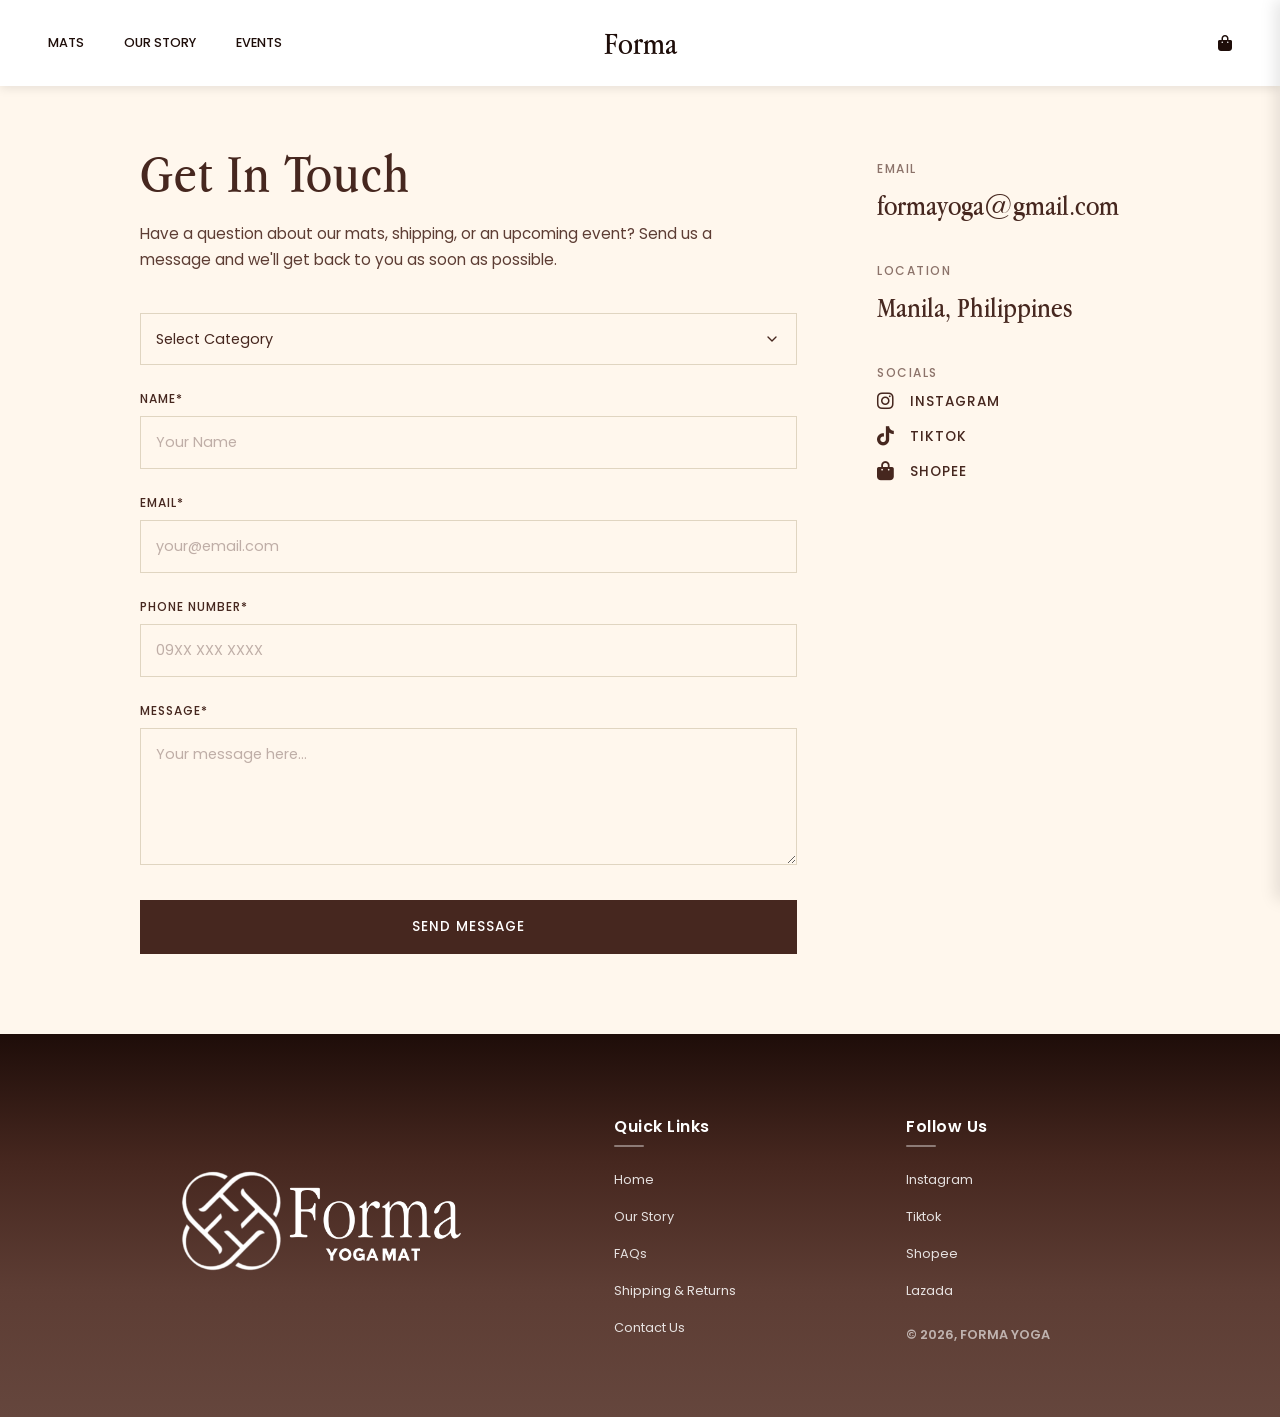
<file: Contact.html>
<!DOCTYPE html>
<html lang="en">
<head>
    <meta charset="UTF-8">
    <meta name="viewport" content="width=device-width, initial-scale=1.0">
    <title>Contact Us | Forma Yoga</title>
    <link rel="stylesheet" href="style.css">
    <link href="https://fonts.googleapis.com/css2?family=EB+Garamond:ital,wght@0,400..800;1,400..800&display=swap" rel="stylesheet">
    <link href="https://fonts.googleapis.com/css2?family=Poppins:ital,wght@0,100;0,200;0,300;0,400;0,500;0,600;0,700;0,800;0,900;1,100;1,200;1,300;1,400;1,500;1,600;1,700;1,800;1,900&display=swap" rel="stylesheet">
    <link rel="stylesheet" href="https://cdnjs.cloudflare.com/ajax/libs/font-awesome/6.4.0/css/all.min.css">
    <link rel="icon" type="image/png" sizes="180x180" href="images/logo-tab.png">
</head>
<body class="walnut">
    <header>
        <nav class="navbar-events">
            <button class="hamburger-menu" aria-label="Toggle navigation">
                <i class="fa-solid fa-bars"></i>
            </button>
            
            <ul class="tabs-events">
                <li class="nav-left">
                    <a href="index.html#catalogue">MATS</a>
                    <a href="our-story.html">OUR STORY</a>
                    <a href="events.html">EVENTS</a>
                </li>
                <li class="nav-center">
                    <a id="brand-name" href="index.html">Forma</a>
                </li>
               <li class="nav-right">
                    <a href="#" class="cart-icon-link">
                        <i class="fa-solid fa-bag-shopping"></i>
                        <span class="cart-badge">0</span>
                    </a>
                </li>
            </ul>
        </nav>
    </header>

    <!-- CONTACT MAIN SECTION -->
    <main class="contact-dark-wrapper">
        <div class="contact-layout">
            
            <!-- LEFT COLUMN: FORM -->
            <div class="contact-form-col">
                <h1 class="contact-heading">Get In Touch</h1>
                <p class="contact-subheading">Have a question about our mats, shipping, or an upcoming event? Send us a message and we'll get back to you as soon as possible.</p>

                <!-- Form ID added for JavaScript interception -->
                <form id="contact-page-form">
                    <div class="input-group">
                        <!-- Changed name="subject" to name="category" -->
                        <select name="category" id="category" required>
                            <option value="" disabled selected>Select Category</option>
                            <option value="Shipping">Shipping & Returns</option>
                            <option value="General">General</option>
                            <option value="Payment">Payment</option>
                            <option value="Events">Events</option>
                        </select>
                    </div>

                    <div class="input-group">
                        <label for="c-name">NAME*</label>
                        <input type="text" id="c-name" name="name" placeholder="Your Name" required>
                    </div>

                    <div class="input-group">
                        <label for="c-email">EMAIL*</label>
                        <input type="email" id="c-email" name="email" placeholder="your@email.com" required>
                    </div>

                    <div class="input-group">
                        <label for="c-phone">PHONE NUMBER*</label>
                        <input type="tel" id="c-phone" name="phone" placeholder="09XX XXX XXXX" required>
                    </div>

                    <div class="input-group">
                        <label for="c-message">MESSAGE*</label>
                        <textarea id="c-message" name="message" placeholder="Your message here..." rows="5" required></textarea>
                    </div>

                    <button type="submit" class="contact-submit-btn">SEND MESSAGE</button>
                </form>
            </div>

            <!-- RIGHT COLUMN: INFO -->
            <div class="contact-info-col">
                <div class="info-block">
                    <h4>EMAIL</h4>
                    <p>formayoga@gmail.com</p>
                </div>
                
                <div class="info-block">
                    <h4>LOCATION</h4>
                    <p>Manila, Philippines</p>
                </div>

                <div class="info-block socials-block">
                    <h4>SOCIALS</h4>
                    <a href="https://www.instagram.com/forma_yogamat/" target="_blank">
                        <i class="fa-brands fa-instagram"></i> INSTAGRAM
                    </a>
                    <a href="https://www.tiktok.com/@forma_yogamatph" target="_blank">
                        <i class="fa-brands fa-tiktok"></i> TIKTOK
                    </a>
                    <a href="https://shopee.ph/formaphilippines" target="_blank">
                        <i class="fa-solid fa-bag-shopping"></i> SHOPEE
                    </a>
                </div>
            </div>

        </div>
    </main>

    <!-- FOOTER SECTION -->
    <footer>
        <section class="footer-section">
            <div class="footer-content">
                <div class="forma-descrip">
                    <a href="index.html">
                        <img id="full-logo" src="images/full-logo.png" alt="Forma Yoga Mat">
                    </a>
                </div>

                <div class="footer-column quick-links">
                    <h4>Quick Links</h4>
                    <ul>
                        <li><a href="index.html">Home</a></li>
                        <li><a href="our-story.html">Our Story</a></li>
                        <li><a href="faq.html">FAQs</a></li>
                        <li><a href="delivery.html">Shipping & Returns</a></li>
                        <li><a href="contact.html">Contact Us</a></li>
                    </ul>
                </div>

                <div class="footer-column social-links">
                    <h4>Follow Us</h4>
                    <ul>
                        <li><a href="https://www.instagram.com/forma_yogamat/" target="_blank">Instagram</a></li>
                        <li><a href="https://www.tiktok.com/@forma_yogamatph" target="_blank">Tiktok</a></li>
                        <li><a href="https://shopee.ph/formaphilippines" target="_blank">Shopee</a></li>
                        <li><a href="https://www.lazada.com.ph/shop/forma-philippines" target="_blank">Lazada</a></li>
                        <li class="copyright">© 2026, Forma Yoga</li>
                    </ul>
                </div>
            </div>
        </section>
    </footer>

    <!-- SIDE CART -->
    <div id="cart-overlay" class="cart-overlay"></div>
    <div id="side-cart" class="side-cart">
        <div class="cart-header">
            <h2>Shopping Bag</h2>
            <button id="close-cart" class="close-cart-btn">&times;</button>
        </div>
        <div class="cart-content">
            <p>Your bag is currently empty.</p>
            <a href="index.html#catalogue">GET SHOPPING</a>
        </div>
        <div class="cart-footer">
            <div class="cart-subtotal">
                <span>Subtotal</span>
                <span id="cart-total-price">₱0</span>
            </div>
            <a href="basket.html" id="checkout-btn" class="checkout-btn">CHECKOUT</a>
        </div>
    </div>

    <script src="index.js"></script>
</body>
</html>
</file>
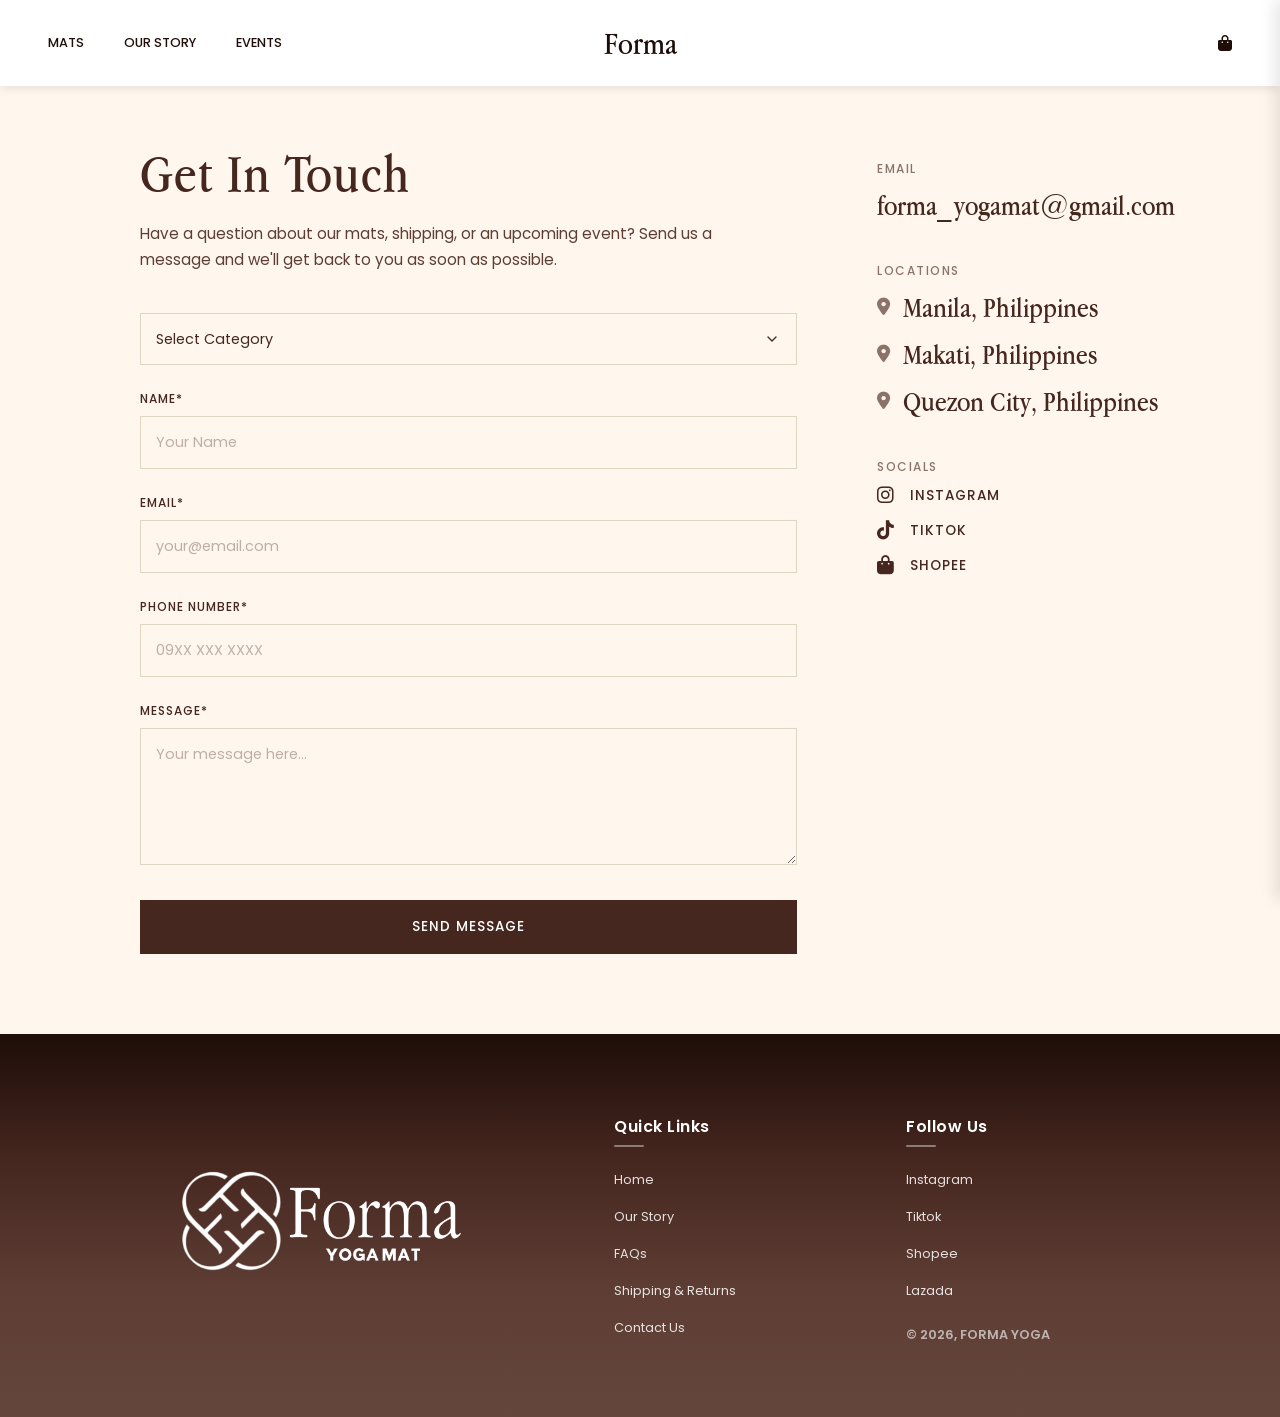
<file: contact.html>
<!DOCTYPE html>
<html lang="en">
<head>
    <meta charset="UTF-8">
    <meta name="viewport" content="width=device-width, initial-scale=1.0">
    <title>Contact Us | Forma Yoga</title>
    <link rel="stylesheet" href="style.css">
    <link href="https://fonts.googleapis.com/css2?family=EB+Garamond:ital,wght@0,400..800;1,400..800&display=swap" rel="stylesheet">
    <link href="https://fonts.googleapis.com/css2?family=Poppins:ital,wght@0,100;0,200;0,300;0,400;0,500;0,600;0,700;0,800;0,900;1,100;1,200;1,300;1,400;1,500;1,600;1,700;1,800;1,900&display=swap" rel="stylesheet">
    <link rel="stylesheet" href="https://cdnjs.cloudflare.com/ajax/libs/font-awesome/6.4.0/css/all.min.css">
    <link rel="icon" type="image/png" sizes="180x180" href="images/logo-tab.png">
</head>
<body class="walnut">
    <header>
        <nav class="navbar-events">
            <button class="hamburger-menu" aria-label="Toggle navigation">
                <i class="fa-solid fa-bars"></i>
            </button>
            
            <ul class="tabs-events">
                <li class="nav-left">
                    <a href="index.html#catalogue">MATS</a>
                    <a href="our-story.html">OUR STORY</a>
                    <a href="events.html">EVENTS</a>
                </li>
                <li class="nav-center">
                    <a id="brand-name" href="index.html">Forma</a>
                </li>
               <li class="nav-right">
                    <a href="#" class="cart-icon-link">
                        <i class="fa-solid fa-bag-shopping"></i>
                        <span class="cart-badge">0</span>
                    </a>
                </li>
            </ul>
        </nav>
    </header>

    <!-- CONTACT MAIN SECTION -->
    <main class="contact-dark-wrapper">
        <div class="contact-layout">
            
            <!-- LEFT COLUMN: FORM -->
            <div class="contact-form-col">
                <h1 class="contact-heading">Get In Touch</h1>
                <p class="contact-subheading">Have a question about our mats, shipping, or an upcoming event? Send us a message and we'll get back to you as soon as possible.</p>

                <!-- Form ID added for JavaScript interception -->
                <form id="contact-page-form">
                    <div class="input-group">
                        <!-- Changed name="subject" to name="category" -->
                        <select name="category" id="category" required>
                            <option value="" disabled selected>Select Category</option>
                            <option value="Shipping">Shipping & Returns</option>
                            <option value="General">General</option>
                            <option value="Payment">Payment</option>
                            <option value="Events">Events</option>
                        </select>
                    </div>

                    <div class="input-group">
                        <label for="c-name">NAME*</label>
                        <input type="text" id="c-name" name="name" placeholder="Your Name" required>
                    </div>

                    <div class="input-group">
                        <label for="c-email">EMAIL*</label>
                        <input type="email" id="c-email" name="email" placeholder="your@email.com" required>
                    </div>

                    <div class="input-group">
                        <label for="c-phone">PHONE NUMBER*</label>
                        <input type="tel" id="c-phone" name="phone" placeholder="09XX XXX XXXX" required>
                    </div>

                    <div class="input-group">
                        <label for="c-message">MESSAGE*</label>
                        <textarea id="c-message" name="message" placeholder="Your message here..." rows="5" required></textarea>
                    </div>

                    <button type="submit" class="contact-submit-btn">SEND MESSAGE</button>
                </form>
            </div>

            <!-- RIGHT COLUMN: INFO -->
            <div class="contact-info-col">
                <div class="info-block">
                    <h4>EMAIL</h4>
                    <p>forma_yogamat@gmail.com</p>
                </div>
                
                <div class="info-block location-block">
                    <h4>LOCATIONS</h4>
                    <p><i class="fa-solid fa-location-dot"></i> Manila, Philippines</p>
                    <p><i class="fa-solid fa-location-dot"></i> Makati, Philippines</p>
                    <p><i class="fa-solid fa-location-dot"></i> Quezon City, Philippines</p>
                </div>

                <div class="info-block socials-block">
                    <h4>SOCIALS</h4>
                    <a href="https://www.instagram.com/forma_yogamat/" target="_blank">
                        <i class="fa-brands fa-instagram"></i> INSTAGRAM
                    </a>
                    <a href="https://www.tiktok.com/@forma_yogamatph" target="_blank">
                        <i class="fa-brands fa-tiktok"></i> TIKTOK
                    </a>
                    <a href="https://shopee.ph/formaphilippines" target="_blank">
                        <i class="fa-solid fa-bag-shopping"></i> SHOPEE
                    </a>
                </div>
            </div>

        </div>
    </main>

    <!-- FOOTER SECTION -->
    <footer>
        <section class="footer-section">
            <div class="footer-content">
                <div class="forma-descrip">
                    <a href="index.html">
                        <img id="full-logo" src="images/full-logo.png" alt="Forma Yoga Mat">
                    </a>
                </div>

                <div class="footer-column quick-links">
                    <h4>Quick Links</h4>
                    <ul>
                        <li><a href="index.html">Home</a></li>
                        <li><a href="our-story.html">Our Story</a></li>
                        <li><a href="faq.html">FAQs</a></li>
                        <li><a href="delivery.html">Shipping & Returns</a></li>
                        <li><a href="contact.html">Contact Us</a></li>
                    </ul>
                </div>

                <div class="footer-column social-links">
                    <h4>Follow Us</h4>
                    <ul>
                        <li><a href="https://www.instagram.com/forma_yogamat/" target="_blank">Instagram</a></li>
                        <li><a href="https://www.tiktok.com/@forma_yogamatph" target="_blank">Tiktok</a></li>
                        <li><a href="https://shopee.ph/formaphilippines" target="_blank">Shopee</a></li>
                        <li><a href="https://www.lazada.com.ph/shop/forma-philippines" target="_blank">Lazada</a></li>
                        <li class="copyright">© 2026, Forma Yoga</li>
                    </ul>
                </div>
            </div>
        </section>
    </footer>

    <!-- SIDE CART -->
    <div id="cart-overlay" class="cart-overlay"></div>
    <div id="side-cart" class="side-cart">
        <div class="cart-header">
            <h2>Shopping Bag</h2>
            <button id="close-cart" class="close-cart-btn">&times;</button>
        </div>
        <div class="cart-content">
            <p>Your bag is currently empty.</p>
            <a href="index.html#catalogue">GET SHOPPING</a>
        </div>
        <div class="cart-footer">
            <div class="cart-subtotal">
                <span>Subtotal</span>
                <span id="cart-total-price">₱0</span>
            </div>
            <a href="basket.html" id="checkout-btn" class="checkout-btn">CHECKOUT</a>
        </div>
    </div>

    <script src="index.js"></script>
</body>
</html>
</file>
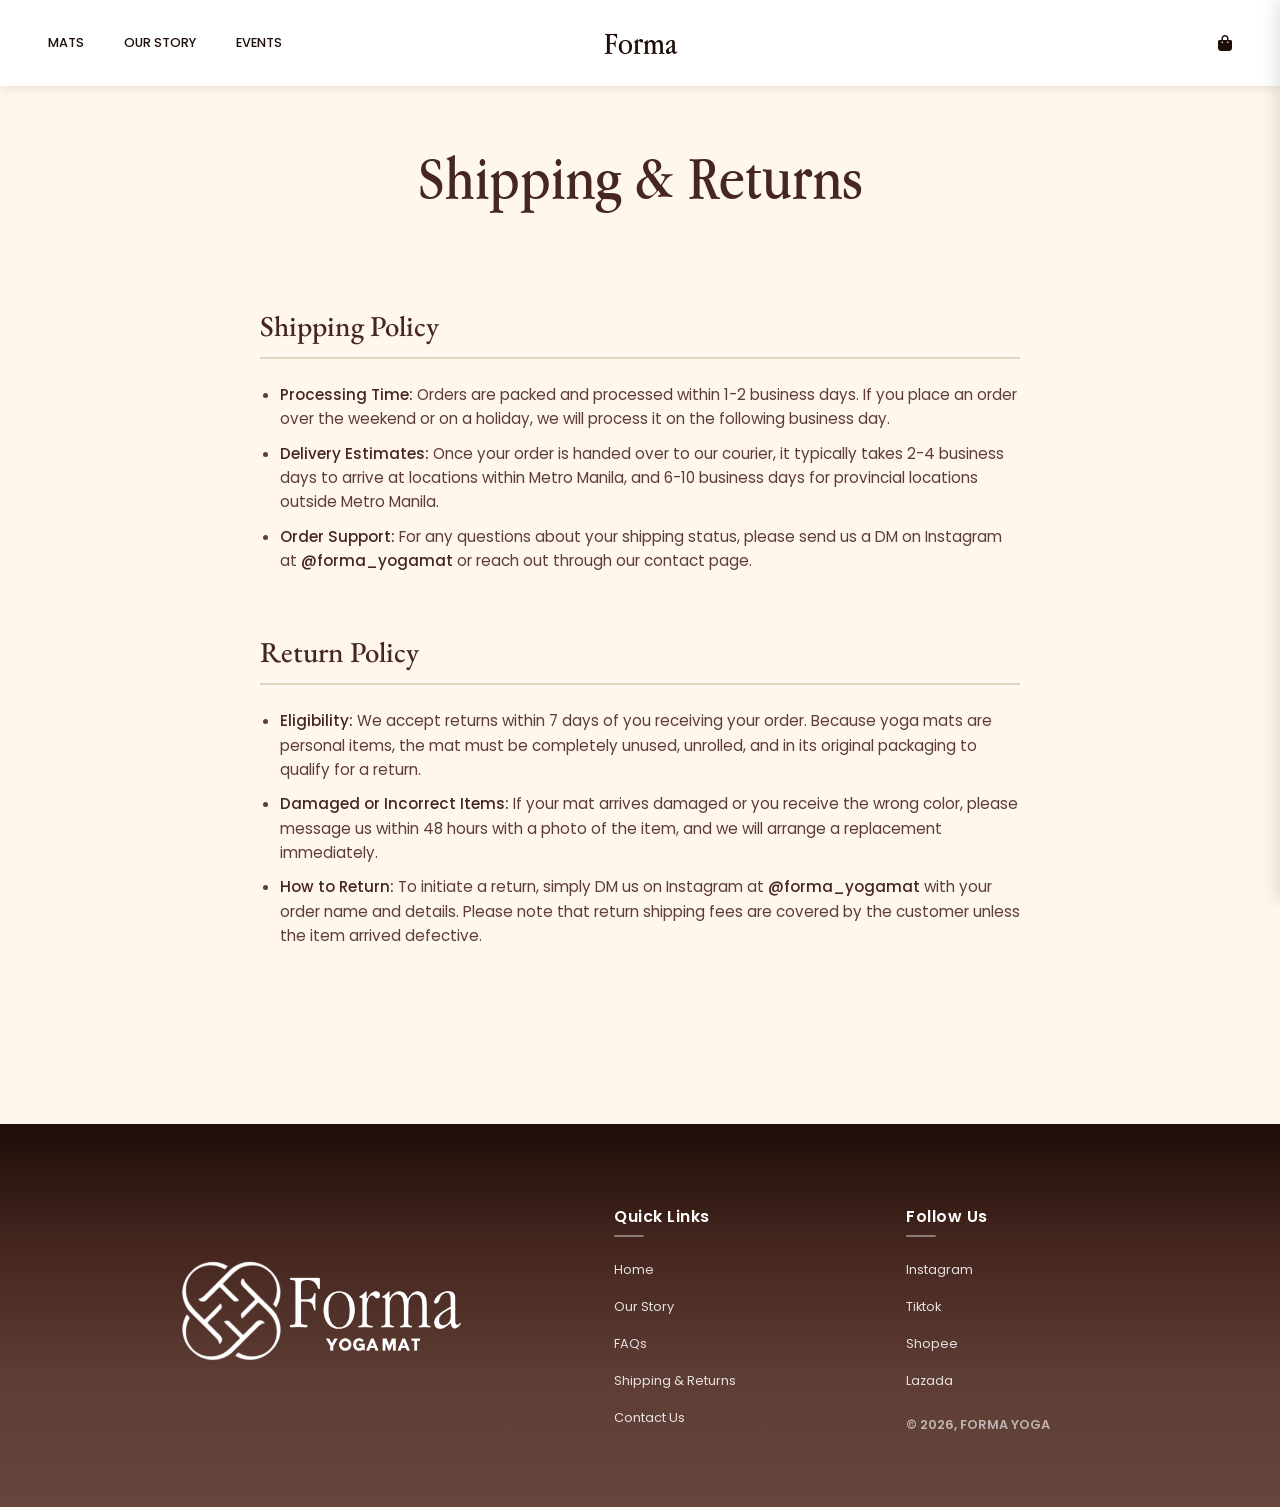
<file: delivery.html>
<!DOCTYPE html>
<html lang="en">
<head>
    <meta charset="UTF-8">
    <meta name="viewport" content="width=device-width, initial-scale=1.0">
    <title> Delivery | Forma Yoga</title>
    <link rel="stylesheet" href="style.css">
    <link href="https://fonts.googleapis.com/css2?family=EB+Garamond:ital,wght@0,400..800;1,400..800&display=swap" rel="stylesheet">
    <link href="https://fonts.googleapis.com/css2?family=Poppins:ital,wght@0,100;0,200;0,300;0,400;0,500;0,600;0,700;0,800;0,900;1,100;1,200;1,300;1,400;1,500;1,600;1,700;1,800;1,900&display=swap" rel="stylesheet">
    <!-- FontAwesome 6 CDN -->
    <link rel="stylesheet" href="https://cdnjs.cloudflare.com/ajax/libs/font-awesome/6.4.0/css/all.min.css">
    <link rel="icon" type="image/png" sizes="180x180" href="images/logo-tab.png">
</head>
<body class="walnut">
    <header>
        <nav class="navbar-events">
            <button class="hamburger-menu" aria-label="Toggle navigation">
                <i class="fa-solid fa-bars"></i>
            </button>

            <ul class="tabs-events">
                <!-- Left Group -->
                <li class="nav-left">
                    <a href="index.html#catalogue">MATS</a>
                    <a href="our-story.html">OUR STORY</a>
                    <a href="events.html">EVENTS</a>
                </li>

                <!-- Center Group -->
                <li class="nav-center">
                    <a id="brand-name" href="index.html">Forma</a>
                </li>

               <li class="nav-right">
                    <a href="#" class="cart-icon-link">
                        <i class="fa-solid fa-bag-shopping"></i>

                        <!--Notif bubble-->
                        <span class="cart-badge">0</span>
                    </a>
                </li>
            </ul>
        </nav>
    </header>

    <section class="shipping-hero">
        <h2>Shipping & Returns</h2>
    </section>

    <main class="policy-container" style="max-width: 800px; margin: 40px auto; padding: 0 20px 6rem; font-family: 'Poppins', sans-serif; line-height: 1.6;">
        <div class="policy-section" style="margin-bottom: 40px;">
            <h3 style="font-family: 'EB Garamond', serif; font-size: 1.8rem; margin-bottom: 15px;">Shipping Policy</h3>
            <ul style="list-style-type: disc; padding-left: 20px;">
                <li style="margin-bottom: 10px;"><strong>Processing Time:</strong> Orders are packed and processed within 1-2 business days. If you place an order over the weekend or on a holiday, we will process it on the following business day.</li>
                <li style="margin-bottom: 10px;"><strong>Delivery Estimates:</strong> Once your order is handed over to our courier, it typically takes 2-4 business days to arrive at locations within Metro Manila, and 6-10 business days for provincial locations outside Metro Manila.</li>
                <li style="margin-bottom: 10px;"><strong>Order Support:</strong> For any questions about your shipping status, please send us a DM on Instagram at <strong>@forma_yogamat</strong> or reach out through our contact page.</li>
            </ul>
        </div>

        <div class="policy-section" style="margin-bottom: 40px;">
            <h3 style="font-family: 'EB Garamond', serif; font-size: 1.8rem; margin-bottom: 15px;">Return Policy</h3>
            <ul style="list-style-type: disc; padding-left: 20px;">
                <li style="margin-bottom: 10px;"><strong>Eligibility:</strong> We accept returns within 7 days of you receiving your order. Because yoga mats are personal items, the mat must be completely unused, unrolled, and in its original packaging to qualify for a return.</li>
                <li style="margin-bottom: 10px;"><strong>Damaged or Incorrect Items:</strong> If your mat arrives damaged or you receive the wrong color, please message us within 48 hours with a photo of the item, and we will arrange a replacement immediately.</li>
                <li style="margin-bottom: 10px;"><strong>How to Return:</strong> To initiate a return, simply DM us on Instagram at <strong>@forma_yogamat</strong> with your order name and details. Please note that return shipping fees are covered by the customer unless the item arrived defective.</li>
            </ul>
        </div>
    </main>

    <!-- FOOTER SECTION -->
    <footer>
        <section class="footer-section">
            <div class="footer-content">
                <div class="forma-descrip">
                    <a href="index.html">
                        <img id="full-logo" src="images/full-logo.png" alt="Forma Yoga Mat">
                    </a>
                </div>

                <div class="footer-column quick-links">
                    <h4>Quick Links</h4>
                    <ul>
                        <li><a href="index.html">Home</a></li>
                        <li><a href="our-story.html">Our Story</a></li>
                        <li><a href="faq.html">FAQs</a></li>
                        <li><a href="delivery.html">Shipping & Returns</a></li>
                        <li><a href="contact.html">Contact Us</a></li>
                    </ul>
                </div>

                <div class="footer-column social-links">
                    <h4>Follow Us</h4>
                    <ul>
                        <li><a href="https://www.instagram.com/forma_yogamat/" target="_blank">Instagram</a></li>
                        <li><a href="https://www.tiktok.com/@forma_yogamatph" target="_blank">Tiktok</a></li>
                        <li><a href="https://shopee.ph/formaphilippines" target="_blank">Shopee</a></li>
                        <li><a href="https://www.lazada.com.ph/shop/forma-philippines" target="_blank">Lazada</a></li>
                        <li class="copyright">© 2026, Forma Yoga</li>
                    </ul>
                </div>
            </div>
        </section>
    </footer>

    <!-- SIDE CART OVERLAY & DRAWER -->
    <div id="cart-overlay" class="cart-overlay"></div>
    
    <div id="side-cart" class="side-cart">
        <div class="cart-header">
            <h2>Shopping Bag</h2>
            <button id="close-cart" class="close-cart-btn">&times;</button>
        </div>

        <div class="cart-content">
            <p>Your bag is currently empty.</p>
            <a href="index.html#catalogue">GET SHOPPING</a>
            <!-- Future cart items can be injected here -->
        </div>

        <div class="cart-footer">
            <div class="cart-subtotal">
                <span>Subtotal</span>
                <span id="cart-total-price">₱0</span>
            </div>
            <a href="basket.html" id="checkout-btn" class="checkout-btn">CHECKOUT</a>
        </div>
    </div>

    <script src="index.js"></script>
</body>
</html>
</file>
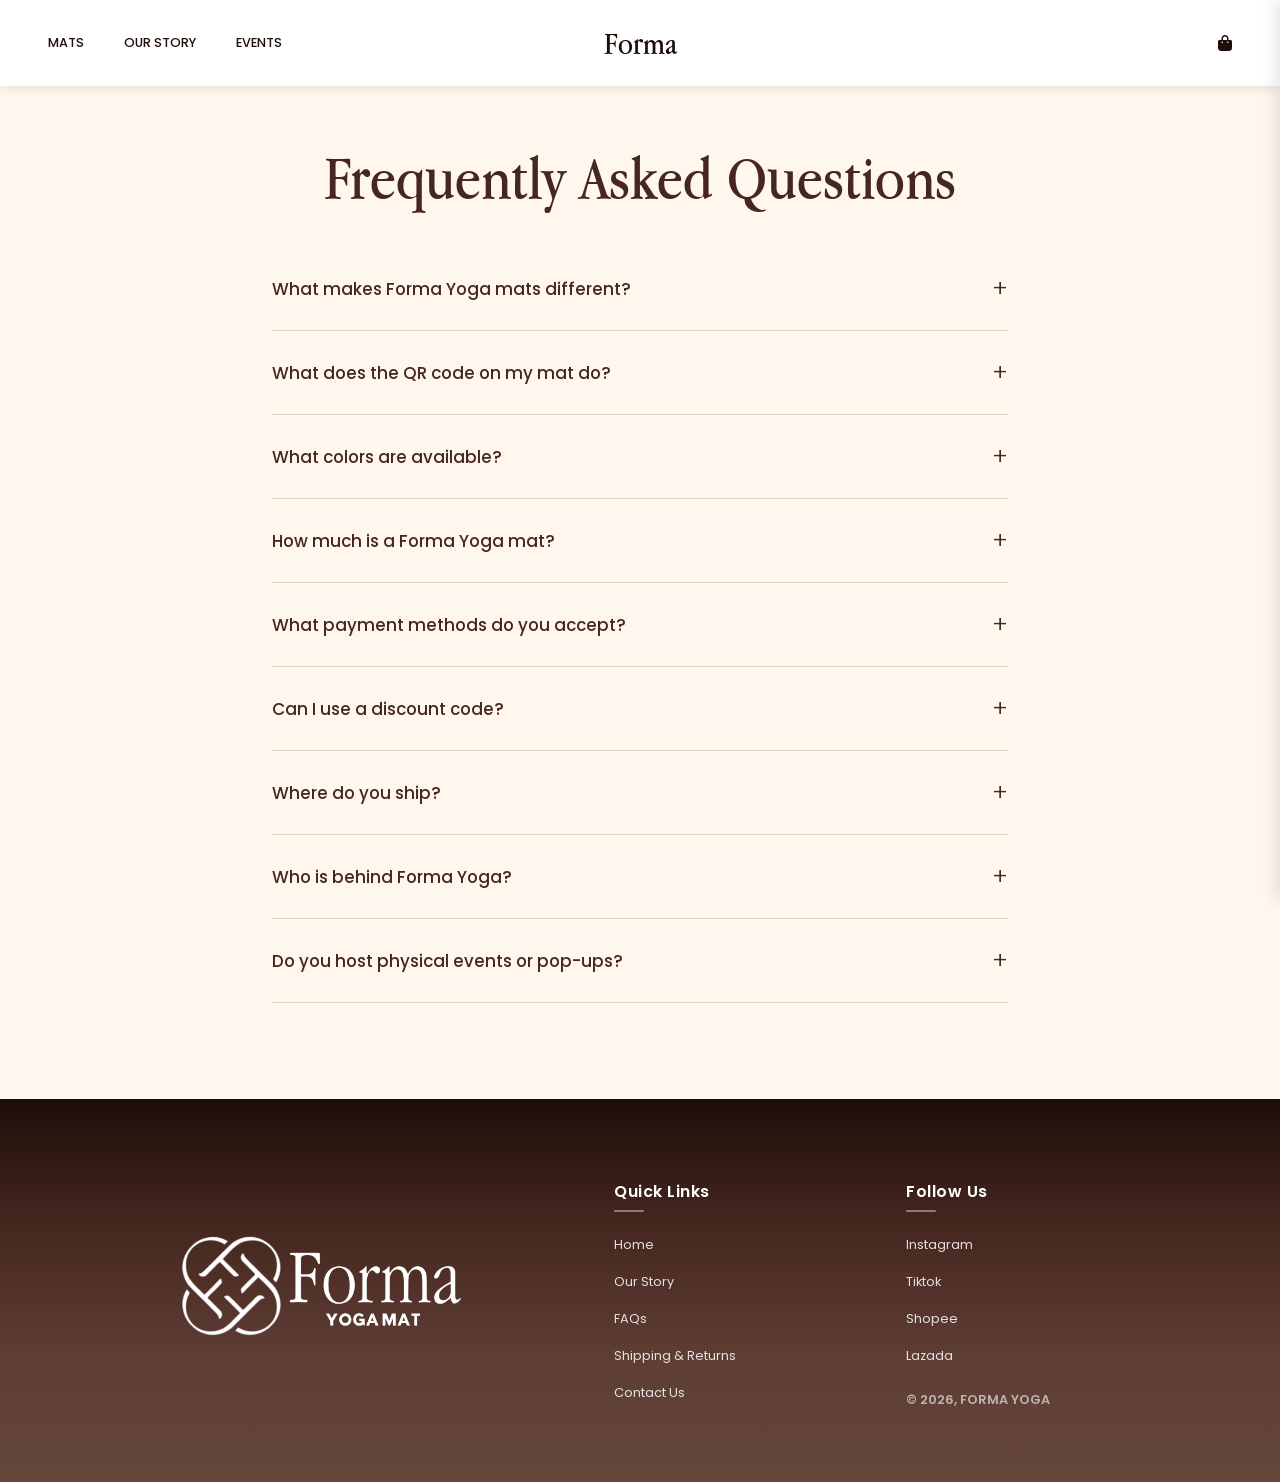
<file: faq.html>
<!DOCTYPE html>
<html lang="en">
<head>
    <meta charset="UTF-8">
    <meta name="viewport" content="width=device-width, initial-scale=1.0">
    <title>Frequently Asked Questions (FAQ) | Forma Yoga</title>
    <link rel="stylesheet" href="style.css">
    <link href="https://fonts.googleapis.com/css2?family=EB+Garamond:ital,wght@0,400..800;1,400..800&display=swap" rel="stylesheet">
    <link href="https://fonts.googleapis.com/css2?family=Poppins:ital,wght@0,100;0,200;0,300;0,400;0,500;0,600;0,700;0,800;0,900;1,100;1,200;1,300;1,400;1,500;1,600;1,700;1,800;1,900&display=swap" rel="stylesheet">
    <link rel="stylesheet" href="https://cdnjs.cloudflare.com/ajax/libs/font-awesome/6.4.0/css/all.min.css">
    <link rel="icon" type="png" sizes="180x180" href="images/logo-tab.png">
</head>
<body class="walnut">
    <header>
        <nav class="navbar-events">
            <button class="hamburger-menu" aria-label="Toggle navigation">
                <i class="fa-solid fa-bars"></i>
            </button>

            <ul class="tabs-events">
                <!-- Left Group -->
                <li class="nav-left">
                    <a href="index.html#catalogue">MATS</a>
                    <a href="our-story.html">OUR STORY</a>
                    <a href="events.html">EVENTS</a>
                </li>

                <!-- Center Group -->
                <li class="nav-center">
                    <a id="brand-name" href="index.html">Forma</a>
                </li>

                <li class="nav-right">
                    <a href="#" class="cart-icon-link">
                        <i class="fa-solid fa-bag-shopping"></i>

                        <!--Notif bubble-->
                        <span class="cart-badge">0</span>
                    </a>
                </li>
            </ul>
        </nav>
    </header>

    <section class="faq-hero">
        <h2>Frequently Asked Questions</h2>
    </section>

    <div class="accordion">
                <details>
                    <summary>What makes Forma Yoga mats different?</summary>
                    <div class="faq-content">
                        <div class="faq-item">
                            Our mats are designed to help you align with confidence. They feature built-in alignment guides, a moisture-wicking PU top for excellent grip, and a natural rubber base for stability.
                        </div>
                    </div>
                </details>
            
                <details>
                    <summary>What does the QR code on my mat do?</summary>
                    <div class="faq-content">
                        <div class="faq-item">
                            Every Forma mat features an integrated QR code that gives you instant access to exclusive, guided yoga routines.
                        </div>
                    </div>
                </details>

                <details>
                    <summary>What colors are available?</summary>
                    <div class="faq-content">
                        <div class="faq-item">
                            The Forma mat currently comes in five signature colors: Walnut (Best Seller), Jet Black, Petal, Pierre, and Emerald.
                        </div>
                    </div>
                </details>

                <details>
                    <summary>How much is a Forma Yoga mat?</summary>
                    <div class="faq-content">
                        <div class="faq-item">
                            All of our signature mats are priced at ₱2,500.
                        </div>
                    </div>
                </details>

                <details>
                    <summary>What payment methods do you accept?</summary>
                    <div class="faq-content">
                        <div class="faq-item">  
                            We currently accept GCash and Bank Transfers via MariBank.               
                        </div>
                    </div>
                </details>
                
                <details>
                    <summary>Can I use a discount code?</summary>
                    <div class="faq-content">
                        <div class="faq-item"> 
                            Yes! If you have a promo code (like a pop-up exclusive or student discount), you can apply it directly on the right side of the checkout page before completing your payment.                
                        </div>
                    </div>
                </details>

                <details>
                    <summary>Where do you ship?</summary>
                    <div class="faq-content">
                        <div class="faq-item"> 
                            We ship nationwide across the Philippines. You can select your specific province and city during the delivery step at checkout.
                        </div>
                    </div>
                </details>

                <details>
                    <summary>Who is behind Forma Yoga?</summary>
                    <div class="faq-content">
                        <div class="faq-item">
                            Forma Yoga started as a thesis requirement by five 4th-year Management students at Ateneo de Manila University and has since evolved into a dedicated guided yoga mat startup.
                        </div>
                    </div>
                </details>

                <details>
                    <summary>Do you host physical events or pop-ups?</summary>
                    <div class="faq-content">
                        <div class="faq-item"> 
                            We do! We regularly host community events and pop-ups. You can check the "Events" tab on our website or follow our "Spotted with Forma" community feed to see where we'll be next.
                        </div>
                    </div>
                </details>
    </div>

    <!-- FOOTER SECTION -->
    <footer>
        <section class="footer-section">
            <div class="footer-content">
                <div class="forma-descrip">
                    <a href="index.html">
                        <img id="full-logo" src="images/full-logo.png" alt="Forma Yoga Mat">
                    </a>
                </div>

                <div class="footer-column quick-links">
                    <h4>Quick Links</h4>
                    <ul>
                        <li><a href="index.html">Home</a></li>
                        <li><a href="our-story.html">Our Story</a></li>
                        <li><a href="faq.html">FAQs</a></li>
                        <li><a href="delivery.html">Shipping & Returns</a></li>
                        <li><a href="contact.html">Contact Us</a></li>
                    </ul>
                </div>

                <div class="footer-column social-links">
                    <h4>Follow Us</h4>
                    <ul>
                        <li><a href="https://www.instagram.com/forma_yogamat/" target="_blank">Instagram</a></li>
                        <li><a href="https://www.tiktok.com/@forma_yogamatph" target="_blank">Tiktok</a></li>
                        <li><a href="https://shopee.ph/formaphilippines" target="_blank">Shopee</a></li>
                        <li><a href="https://www.lazada.com.ph/shop/forma-philippines" target="_blank">Lazada</a></li>
                        <li class="copyright">© 2026, Forma Yoga</li>
                    </ul>
                </div>
            </div>
        </section>
    </footer>

    <!-- SIDE CART OVERLAY & DRAWER -->
    <div id="cart-overlay" class="cart-overlay"></div>
    
    <div id="side-cart" class="side-cart">
        <div class="cart-header">
            <h2>Shopping Bag</h2>
            <button id="close-cart" class="close-cart-btn">&times;</button>
        </div>

        <div class="cart-content">
            <p>Your bag is currently empty.</p>
            <a href="index.html#catalogue">GET SHOPPING</a>
            <!-- Future cart items can be injected here -->
        </div>

        <div class="cart-footer">
            <div class="cart-subtotal">
                <span>Subtotal</span>
                <span id="cart-total-price">₱0</span>
            </div>
            <a href="basket.html" id="checkout-btn" class="checkout-btn">CHECKOUT</a>
        </div>
    </div>
    
    <script src="index.js"></script>
</body>
</html>
</file>
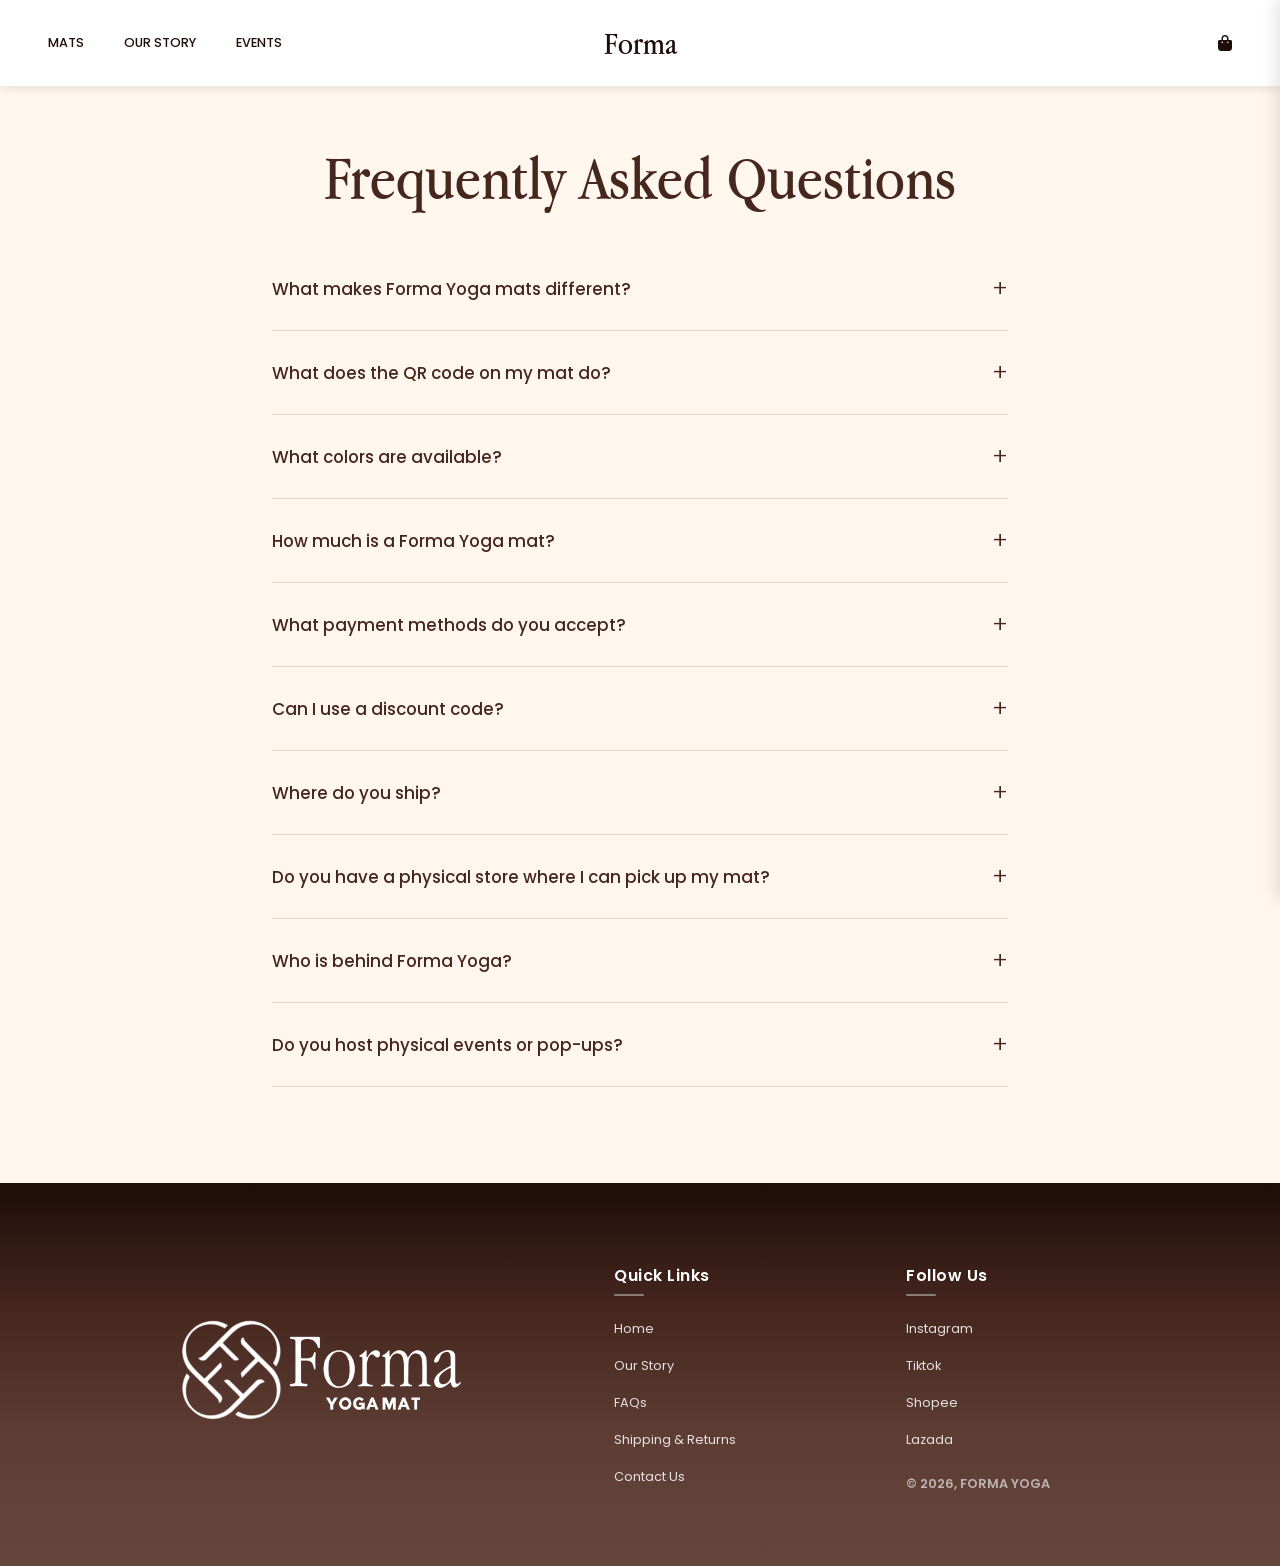
<file: FAQ.html>
<!DOCTYPE html>
<html lang="en">
<head>
    <meta charset="UTF-8">
    <meta name="viewport" content="width=device-width, initial-scale=1.0">
    <title>Frequently Asked Questions (FAQ) | Forma Yoga</title>
    <link rel="stylesheet" href="style.css">
    <link href="https://fonts.googleapis.com/css2?family=EB+Garamond:ital,wght@0,400..800;1,400..800&display=swap" rel="stylesheet">
    <link href="https://fonts.googleapis.com/css2?family=Poppins:ital,wght@0,100;0,200;0,300;0,400;0,500;0,600;0,700;0,800;0,900;1,100;1,200;1,300;1,400;1,500;1,600;1,700;1,800;1,900&display=swap" rel="stylesheet">
    <link rel="stylesheet" href="https://cdnjs.cloudflare.com/ajax/libs/font-awesome/6.4.0/css/all.min.css">
    <link rel="icon" type="png" sizes="180x180" href="images/logo-tab.png">
</head>
<body class="walnut">
    <header>
        <nav class="navbar-events">
            <button class="hamburger-menu" aria-label="Toggle navigation">
                <i class="fa-solid fa-bars"></i>
            </button>

            <ul class="tabs-events">
                <!-- Left Group -->
                <li class="nav-left">
                    <a href="index.html#catalogue">MATS</a>
                    <a href="our-story.html">OUR STORY</a>
                    <a href="events.html">EVENTS</a>
                </li>

                <!-- Center Group -->
                <li class="nav-center">
                    <a id="brand-name" href="index.html">Forma</a>
                </li>

                <li class="nav-right">
                    <a href="#" class="cart-icon-link">
                        <i class="fa-solid fa-bag-shopping"></i>

                        <!--Notif bubble-->
                        <span class="cart-badge">0</span>
                    </a>
                </li>
            </ul>
        </nav>
    </header>

    <section class="faq-hero">
        <h2>Frequently Asked Questions</h2>
    </section>

    <div class="accordion">
                <details>
                    <summary>What makes Forma Yoga mats different?</summary>
                    <div class="faq-content">
                        <div class="faq-item">
                            Our mats are designed to help you align with confidence. They feature built-in alignment guides, a moisture-wicking PU top for excellent grip, and a natural rubber base for stability.
                        </div>
                    </div>
                </details>
            
                <details>
                    <summary>What does the QR code on my mat do?</summary>
                    <div class="faq-content">
                        <div class="faq-item">
                            Every Forma mat features an integrated QR code that gives you instant access to exclusive, guided yoga routines.
                        </div>
                    </div>
                </details>

                <details>
                    <summary>What colors are available?</summary>
                    <div class="faq-content">
                        <div class="faq-item">
                            The Forma mat currently comes in five signature colors: Walnut (Best Seller), Jet Black, Petal, Pierre, and Emerald.
                        </div>
                    </div>
                </details>

                <details>
                    <summary>How much is a Forma Yoga mat?</summary>
                    <div class="faq-content">
                        <div class="faq-item">
                            All of our signature mats are priced at ₱2,500.
                        </div>
                    </div>
                </details>

                <details>
                    <summary>What payment methods do you accept?</summary>
                    <div class="faq-content">
                        <div class="faq-item">  
                            We currently accept GCash, Bank Transfers via MariBank, and Cash payments (available for local pick-up orders only).                
                        </div>
                    </div>
                </details>
                
                <details>
                    <summary>Can I use a discount code?</summary>
                    <div class="faq-content">
                        <div class="faq-item"> 
                            Yes! If you have a promo code (like a pop-up exclusive or student discount), you can apply it directly on the right side of the checkout page before completing your payment.                
                        </div>
                    </div>
                </details>

                <details>
                    <summary>Where do you ship?</summary>
                    <div class="faq-content">
                        <div class="faq-item"> 
                            We ship nationwide across the Philippines. You can select your specific province and city during the delivery step at checkout.
                        </div>
                    </div>
                </details>

                <details>
                    <summary>Do you have a physical store where I can pick up my mat?</summary>
                    <div class="faq-content">
                        <div class="faq-item"> 
                            While we are an online-first brand, we do offer a "Cash (For Pick-up Only)" option at checkout if you prefer to collect your mat in person.
                        </div>
                    </div>
                </details>

                <details>
                    <summary>Who is behind Forma Yoga?</summary>
                    <div class="faq-content">
                        <div class="faq-item">
                            Forma Yoga started as a thesis requirement by five 4th-year Management students at Ateneo de Manila University and has since evolved into a dedicated guided yoga mat startup.
                        </div>
                    </div>
                </details>

                <details>
                    <summary>Do you host physical events or pop-ups?</summary>
                    <div class="faq-content">
                        <div class="faq-item"> 
                            We do! We regularly host community events and pop-ups. You can check the "Events" tab on our website or follow our "Spotted with Forma" community feed to see where we'll be next.
                        </div>
                    </div>
                </details>
    </div>

    <!-- FOOTER SECTION -->
    <footer>
        <section class="footer-section">
            <div class="footer-content">
                <div class="forma-descrip">
                    <a href="index.html">
                        <img id="full-logo" src="images/full-logo.png" alt="Forma Yoga Mat">
                    </a>
                </div>

                <div class="footer-column quick-links">
                    <h4>Quick Links</h4>
                    <ul>
                        <li><a href="index.html">Home</a></li>
                        <li><a href="our-story.html">Our Story</a></li>
                        <li><a href="faq.html">FAQs</a></li>
                        <li><a href="delivery.html">Shipping & Returns</a></li>
                        <li><a href="contact.html">Contact Us</a></li>
                    </ul>
                </div>

                <div class="footer-column social-links">
                    <h4>Follow Us</h4>
                    <ul>
                        <li><a href="https://www.instagram.com/forma_yogamat/" target="_blank">Instagram</a></li>
                        <li><a href="https://www.tiktok.com/@forma_yogamatph" target="_blank">Tiktok</a></li>
                        <li><a href="https://shopee.ph/formaphilippines" target="_blank">Shopee</a></li>
                        <li><a href="https://www.lazada.com.ph/shop/forma-philippines" target="_blank">Lazada</a></li>
                        <li class="copyright">© 2026, Forma Yoga</li>
                    </ul>
                </div>
            </div>
        </section>
    </footer>

    <!-- SIDE CART OVERLAY & DRAWER -->
    <div id="cart-overlay" class="cart-overlay"></div>
    
    <div id="side-cart" class="side-cart">
        <div class="cart-header">
            <h2>Shopping Bag</h2>
            <button id="close-cart" class="close-cart-btn">&times;</button>
        </div>

        <div class="cart-content">
            <p>Your bag is currently empty.</p>
            <a href="index.html#catalogue">GET SHOPPING</a>
            <!-- Future cart items can be injected here -->
        </div>

        <div class="cart-footer">
            <div class="cart-subtotal">
                <span>Subtotal</span>
                <span id="cart-total-price">₱0</span>
            </div>
            <a href="basket.html" id="checkout-btn" class="checkout-btn">CHECKOUT</a>
        </div>
    </div>
    
    <script src="index.js"></script>
</body>
</html>
</file>
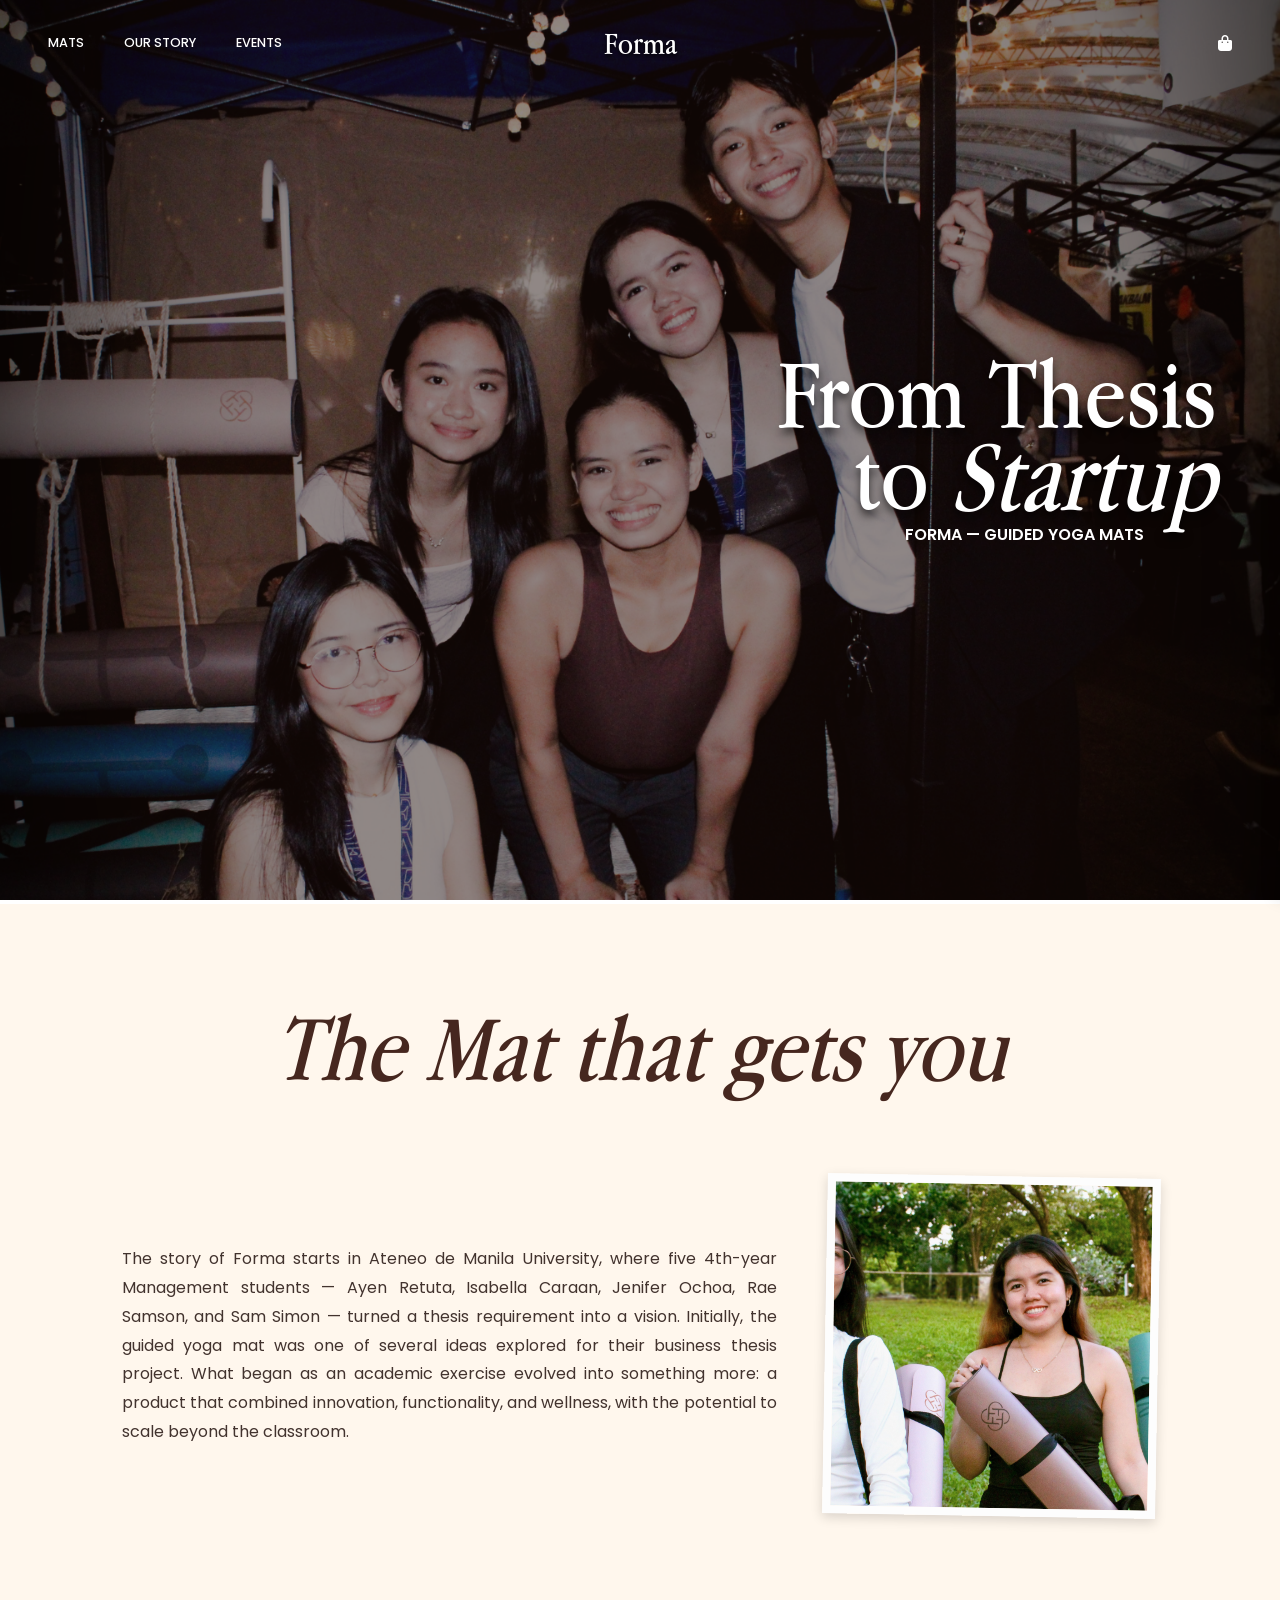
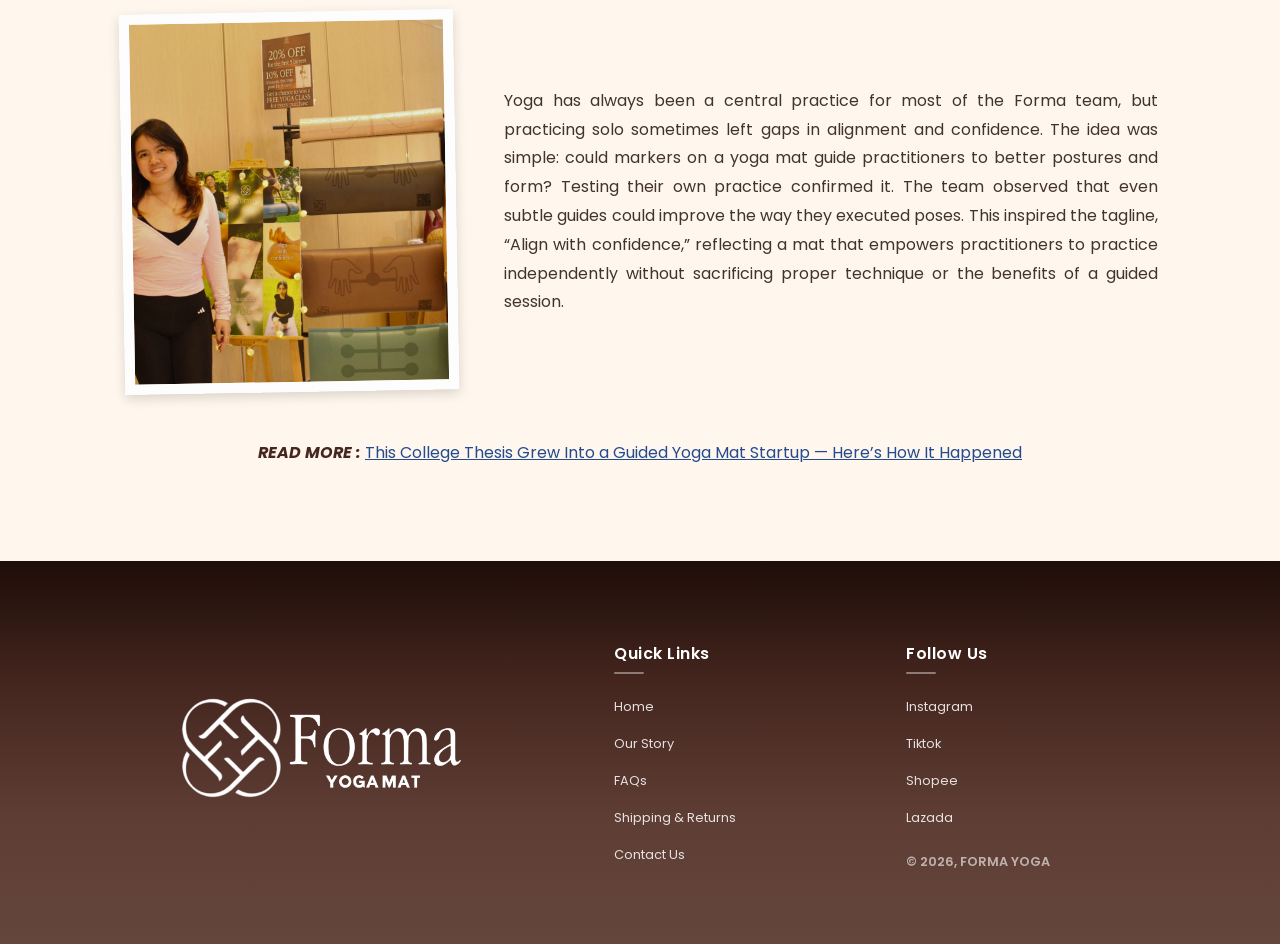
<file: our-story.html>
<!DOCTYPE html>
<html lang="en">
<head>
    <meta charset="UTF-8">
    <meta name="viewport" content="width=device-width, initial-scale=1.0">
    <title>Our Story | Meet the Founders - Forma</title>
    <link rel="stylesheet" href="style.css">
    <link href="https://fonts.googleapis.com/css2?family=EB+Garamond:ital,wght@0,400..800;1,400..800&display=swap" rel="stylesheet">
    <link href="https://fonts.googleapis.com/css2?family=Poppins:ital,wght@0,100;0,200;0,300;0,400;0,500;0,600;0,700;0,800;0,900;1,100;1,200;1,300;1,400;1,500;1,600;1,700;1,800;1,900&display=swap" rel="stylesheet">
    <link rel="stylesheet" href="https://cdnjs.cloudflare.com/ajax/libs/font-awesome/6.4.0/css/all.min.css">
    <link rel="icon" type="png" sizes="180x180" href="images/logo-tab.png">
</head>
<body>
    <header>
        <nav class="navbar">
            <button class="hamburger-menu" aria-label="Toggle navigation">
                <i class="fa-solid fa-bars"></i>
            </button>

            <ul class="navbar-tabs">
                <!-- Left Group -->
                <li class="nav-left">
                    <a href="index.html#catalogue">MATS</a>
                    <a href="our-story.html">OUR STORY</a>
                    <a href="events.html">EVENTS</a>
                </li>

                <!-- Center Group -->
                <li class="nav-center">
                    <a id="brand-name" href="index.html">Forma</a>
                </li>

                <!-- Right Group -->
                <li class="nav-right">
                    <a href="#" class="cart-icon-link">
                        <i class="fa-solid fa-bag-shopping"></i>

                        <!--Notif bubble-->
                        <span class="cart-badge">0</span>
                    </a>
                </li>
            </ul>
        </nav>
    </header>

    <main id="our-story-hero" class="section-container">
        <div class="our-story-img">
            <img src="images/our-story/our-story.png">
        </div>

        <div class="our-story-overlay">
            <a href="https://www.wheninmanila.com/forma-college-thesis-guided-yoga-mat-startup/#gsc.tab=0" target="_blank">
                <h1 class="home-quote">From Thesis <br> to <i>Startup</i></h1>
            </a>
            <h4 class="sub-header">FORMA — GUIDED YOGA MATS</h4>
        </div>

       <div class="our-story-content">
            <h1 class="gets-you">The Mat that gets you</h1>

            <section class="story-intro">
                <div class="story-text">
                    <p>The story of Forma starts in Ateneo de Manila University, where five 4th-year Management students — Ayen Retuta, Isabella Caraan, Jenifer Ochoa, Rae Samson, and Sam Simon — turned a thesis requirement into a vision. Initially, the guided yoga mat was one of several ideas explored for their business thesis project. What began as an academic exercise evolved into something more: a product that combined innovation, functionality, and wellness, with the potential to scale beyond the classroom.</p>
                </div>

                <div class="story-img">
                    <img src="images/our-story/content-pics.png" alt="Forma founders team">
                </div>
            </section>

            <section class="story-mission">
                <div class="story-img2">
                    <img src="images/our-story/content-pics2.png" alt="Forma guided yoga mat"> 
                </div>

                <div class="story-text">
                    <p>Yoga has always been a central practice for most of the Forma team, but practicing solo sometimes left gaps in alignment and confidence. The idea was simple: could markers on a yoga mat guide practitioners to better postures and form? Testing their own practice confirmed it. The team observed that even subtle guides could improve the way they executed poses. This inspired the tagline, “Align with confidence,” reflecting a mat that empowers practitioners to practice independently without sacrificing proper technique or the benefits of a guided session.</p>
                </div>
            </section>

            <section class="article">
                <div class="read-more">
                    <p><b><i>READ MORE :</i></b> <a href="https://www.wheninmanila.com/forma-college-thesis-guided-yoga-mat-startup/">This College Thesis Grew Into a Guided Yoga Mat Startup — Here’s How It Happened</a></p>
                </div>
            </section>
        </div>
    </main>

    <!-- FOOTER SECTION -->
    <footer>
        <section class="footer-section">
            <div class="footer-content">
                <div class="forma-descrip">
                    <a href="index.html">
                        <img id="full-logo" src="images/full-logo.png" alt="Forma Yoga Mat">
                    </a>
                </div>

                <div class="footer-column quick-links">
                    <h4>Quick Links</h4>
                    <ul>
                        <li><a href="index.html">Home</a></li>
                        <li><a href="our-story.html">Our Story</a></li>
                        <li><a href="faq.html">FAQs</a></li>
                        <li><a href="delivery.html">Shipping & Returns</a></li>
                        <li><a href="contact.html">Contact Us</a></li>
                    </ul>
                </div>

                <div class="footer-column social-links">
                    <h4>Follow Us</h4>
                    <ul>
                        <li><a href="https://www.instagram.com/forma_yogamat/" target="_blank">Instagram</a></li>
                        <li><a href="https://www.tiktok.com/@forma_yogamatph" target="_blank">Tiktok</a></li>
                        <li><a href="https://shopee.ph/formaphilippines" target="_blank">Shopee</a></li>
                        <li><a href="https://www.lazada.com.ph/shop/forma-philippines" target="_blank">Lazada</a></li>
                        <li class="copyright">© 2026, Forma Yoga</li>
                    </ul>
                </div>
            </div>
        </section>
    </footer>

    <!-- SIDE CART OVERLAY & DRAWER -->
    <div id="cart-overlay" class="cart-overlay"></div>
    
    <div id="side-cart" class="side-cart">
        <div class="cart-header">
            <h2>Shopping Bag</h2>
            <button id="close-cart" class="close-cart-btn">&times;</button>
        </div>

        <div class="cart-content">
            <p>Your bag is currently empty.</p>
            <a href="index.html#catalogue">GET SHOPPING</a>
            <!-- Future cart items can be injected here -->
        </div>

        <div class="cart-footer">
            <div class="cart-subtotal">
                <span>Subtotal</span>
                <span id="cart-total-price">₱0</span>
            </div>
            <a href="basket.html" id="checkout-btn" class="checkout-btn">CHECKOUT</a>
        </div>
    </div>

    <script src="index.js"></script>   
</body>
</html>
</file>
<file: style.css>
* {
    box-sizing: border-box; 
    margin: 0;
    padding: 0;
}

@font-face {
    font-family: 'AppleGaramond-Light';
    src: url('fonts/AppleGaramond.ttf') format('truetype'); 
    /* src: url('fonts/MyFont.otf') format('opentype'); */ /* For .otf */
    font-weight: normal;
    font-style: normal;
}

@font-face {
    font-family: 'Monterchi-Sans-Book-trial';
    src: url('fonts/Monterchi-Sans-Book-trial.ttf') format('truetype'); 
    font-weight: normal;
    font-style: normal;
}

html{
    scroll-behavior: smooth;
}

#home {
    width: 100%;
    height: 100vh;
    overflow: hidden;
}
body{
    font-family: 'AppleGaramond-Light';
}

header {
    position: fixed;
    top: 0;
    left: 0;
    width: 100%;
    z-index: 1000;
    background-color: transparent; 
}


header::before {
    content: '';
    position: absolute;
    top: 0;
    left: 0;
    width: 100%;
    height: 100%;
    
    background-color: #ffffff;     
    box-shadow: 0 2px 10px rgba(0, 0, 0, 0.1);
    
    z-index: -1;                   
    
    transform-origin: top;
    
    transform: scaleY(0);
    
    transition: transform 0.4s cubic-bezier(0.25, 1, 0.5, 1);
}

header.scrolled::before {
    transform: scaleY(1);
}

header.scrolled .navbar-tabs a, header.scrolled .fa-bag-shopping {
    color: #1e0d09;
    text-shadow: none;
}

header.scrolled .navbar-tabs a {
    font-weight: 500;
}

header.scrolled .fa-bag-shopping {
    font-weight: 900 !important;
}

.navbar {
    position: relative;
    z-index: 1;
}

.navbar-tabs {
    display: flex;
    justify-content: space-between; 
    align-items: center;           
    list-style: none;
    margin: 0;
    padding: 1.5rem 3rem; 
    
    color: white;
}

.nav-left {
    font-family: "Poppins";
    font-weight: 500;
    display: flex;
    gap: 2.5rem;                 
    flex: 1;     
    
    font-size: 0.8rem;
}

.nav-center {
    text-align: center;

    font-family: 'AppleGaramond-Light';
    font-size: 2rem;
    font-weight: 500;
    text-shadow: 0px 2px 4px #000000;

}

.nav-right {
    display: flex;
    justify-content: flex-end;     
    flex: 1;                
}

.fa-bag-shopping{
    color: white;  
}

.navbar-tabs a {
    text-decoration: none;
    color: inherit;
}



.slider-wrapper {
    position: relative;
    width: 100%;
    height: 100vh;
}

.slider {
    display: flex;
    width: 100%;
    height: 100vh;
    overflow-x: auto;
    scroll-snap-type: x mandatory;
    scroll-behavior: smooth;
    
    scrollbar-width: none;             
    -ms-overflow-style: none;            

    display: flex;
    gap: 0;
}

.slider::-webkit-scrollbar {
    display: none;                     
}

/* Fullscreen Background Images */
.slider img,
.slider video {
    flex: 1 0 100%;
    width: 100%;
    height: 100vh;
    scroll-snap-align: start;
    object-fit: cover;

    flex: 0 0 100vw; 
    min-width: 100vw;
}

.hero-overlay {
    position: absolute;
    top: 50%;
    left: 50%;
    transform: translate(-50%, -50%);
    z-index: 2;                           
    text-align: center;
    width: 90%;
    max-width: 1200px;
    pointer-events: none;               
}

.hero-overlay .button-container {
    pointer-events: auto;
}

.home-quote {
    font-size: clamp(3rem, 6vw, 7rem);   
    font-weight: 500;
    color: #ffffff;
    margin-bottom: 2rem;
    text-shadow: 0px 6px 8px rgba(0, 0, 0, 0.6);
}

.button-container {
    display: flex;
    justify-content: center;
}

.shop-button {
    background-color: white;
    padding: 14px 36px;        
    width: fit-content;       
    transition: background-color 0.3s ease;
}

.shop-button:hover {
    background-color: #46271f;
}

.shop-button a {
    font-family: "Poppins", sans-serif;
    font-weight: 500;
    font-size: 0.95rem;
    letter-spacing: 1px;
    text-decoration: none;
    color: #3d2b20db;
    display: block;
}

.shop-button:hover a{
    color: #ffffff;
}

/* Nav Dots */
.slider-nav {
    display: flex;
    column-gap: 1rem;
    position: absolute;
    bottom: 2rem;
    left: 50%;
    transform: translateX(-50%);
    z-index: 3;
}

.slider-nav a {
    width: 0.75rem;
    height: 0.75rem;
    border-radius: 50%;
    background-color: white;
    opacity: 0.6;
    transition: opacity ease 250ms, transform ease 250ms;
}

.slider-nav a:hover {
    opacity: 1;
    transform: scale(1.2);
}

.shop-button a{
    font-family: "Poppins";
    font-weight:500;
    font-size: 1rem;
    text-decoration: none;

    color: #3d2b20db;
}

.shop-button {
    background-color: white;
    padding: 12px 30px;        
    width: fit-content;       
    margin: 0 auto;              
}

.shop-mat{
    background-color: #eee5da;
    display: flex;
    flex-direction: column;
    justify-content: center;   
    align-items: center;       
    padding: 6rem 1rem;
}

.forma-facts-text {
    display: flex;
    flex-direction: column;
    align-items: flex-end; 
    margin-bottom: 2rem;
    width: fit-content;   
    margin-left: auto;    
    margin-right: auto;
}

.forma-facts-text h2 {
    font-family: 'AppleGaramond-Light', serif;
    font-style: italic;
    font-size: clamp(2.5rem, 5vw, 4.5rem);
    font-weight: 500;
    color: #46271f;
    margin: 0;
    line-height: 1;
}

.forma-facts-text p {
    font-family: 'Poppins', sans-serif;
    font-size: 0.9rem;
    font-weight: 500;
    letter-spacing: 0.5px;
    color: #46271f;
    margin: -0.2rem 0 0 0; 
    text-transform: uppercase;
}

.forma-facts {
    display: flex;
    justify-content: center;
    align-items: center;
    gap: 2rem;
    width: 100%;
    max-width: 1600px; 
    margin: 0 auto;
    padding: 0 1rem;
    box-sizing: border-box;
}

.fact-card {
    position: relative; 
    overflow: hidden;
}

.fact-hover {
    position: absolute;
    bottom: 25px; 
    left: 50%;
    transform: translateX(-50%) translateY(15px); 
    width: 90%;
    background-color: rgba(30, 14, 11, 0.62);
    color: #ffffff;
    text-align: center;
    padding: 1rem 0.5rem;
    opacity: 0; 
    pointer-events: none; 
    transition: opacity 0.3s ease, transform 0.3s ease;
}

.center-card .fact-hover {
    bottom: 35px;
    width: 88%;
}

.fact-hover p {
    font-family: 'Poppins', sans-serif;
    font-size: 0.85rem;
    font-weight: 400;
    line-height: 1.5;
    margin: 0;
    text-transform: none; 
    letter-spacing: 0.5px;
}

.fact-card:hover .fact-hover {
    opacity: 1;
    transform: translateX(-50%) translateY(0); 
}

.side-card {
    flex: 1;
    height: 580px; 
}

.center-card {
    flex: 1.8; 
    height: 580px; 
    background-color: #ffffff; 
    padding: 12px;
    box-shadow: 0 4px 15px rgba(0, 0, 0, 0.1);
    z-index: 2; 
}

.forma-facts img {
    width: 100%;
    height: 100%;
    object-fit: cover; 
    display: block;
}

/* =========================================
   FORMA FACTS RESPONSIVENESS
========================================= */
@media (max-width: 1024px) {
    .forma-facts {
        gap: 1rem;
    }
    .side-card {
        height: 380px;
    }
    .center-card {
        height: 420px;
    }
}

@media (max-width: 768px) {
    .forma-facts {
        flex-direction: column;
        align-items: center;
    }
    .side-card, .center-card {
        width: 100%;
        max-width: 450px;
        height: 400px;
    }
    .forma-facts-text {
        align-items: center;
        text-align: center;
        padding-right: 0;
    }
}

#catalogue{
    background-color: rgb(255, 247, 237);
}

.mat-catalogue{
    max-width: 1200px;        
}

.mat-catalogue h2{
    font-weight: 400;
    font-size: 4rem;
    color:#46271f;
    padding-top: 6rem;
    margin-left: 3rem;
}

.mat-options {
    display: flex;
    justify-content: left;
    flex-wrap: wrap;
    gap: 1rem;
    padding: 2rem 1rem;

    margin-left: 2rem;
    margin-right: 0;
    
}

.yoga-mat-card {
    display: flex;
    flex-direction: column;
    width: 100%; 
    max-width: 350px; 
    
    cursor: pointer;
    margin-bottom: 8rem;
}

.mat-img-wrapper {
    position: relative;
    width: 100%;
    height: 650px;
    overflow: hidden;
    margin-bottom: 0.8rem;
}

.mat-img-wrapper img {
    width: 100%;
    height: 100%;
    object-fit: cover;
    display: block;
    transition: opacity 0.4s ease;
}

.mat-img-wrapper .hover-img{
    position: absolute;
    top: 0;
    left: 0;
    opacity: 0;
    z-index: 1; 
}
.mat-img-wrapper:hover .hover-img {
    opacity: 1;
}

.mat-img-wrapper:hover .base-img {
    opacity: 0;
}

.mat-info {
    display: flex;
    flex-direction: column;
    align-items: flex-start;  
    width: 100%;
    text-align: left;         
}

.mat-name {
    font-family: 'Poppins', sans-serif;
    font-size: 1rem;
    font-weight: 500;
    color: #46271f;
    margin: 0;
}

.mat-price {
    font-family: 'Poppins', sans-serif;
    font-size: 1rem;
    font-weight: 500;
    color: #572b1fb5;
}

.badge {
    position: absolute;
    top: 12px;                 
    left: 12px;               
    z-index: 2;                 
    
    font-family: 'Poppins', sans-serif;
    font-size: 1rem;
    font-weight: 600;
    letter-spacing: 0.5px;
    
    background-color: #ffffff;  
    color: #000000a1;             
    padding: 6px 18px;
    pointer-events: none;      
}

.quick-add-btn {
    position: absolute;
    bottom: 12px;                 
    left: 12px;                  
    width: calc(100% - 24px);      /* 100% width minus 12px on both sides */
    
    padding: 12px 0;
    background-color:white;
    color: #572b1f;
    border: none;
    border-radius: 4px;            
    
    font-family: 'Poppins', sans-serif;
    font-size: 0.85rem;
    font-weight: 600;
    letter-spacing: 1px;
    
    cursor: pointer;
    z-index: 3;
    
    opacity: 0;
    transform: translateY(15px);
    
    transition: opacity 0.4s ease, transform 0.4s cubic-bezier(0.25, 1, 0.5, 1), background-color 0.2s ease;
}

.yoga-mat-card:hover .quick-add-btn {
    opacity: 0.9;
    transform: translateY(0);     
}

.quick-add-btn:hover {
    background-color: #572b1f;
    color: #ffffff;
}

.sponsors {
    position: relative;
    display: flex;
    align-items: center;
    justify-content: center;
    min-height: auto;
    padding: 2rem 1rem;
    font-family: "Poppins", sans-serif;
    background-color: #eee5da;

    margin-top: 0rem;
    padding: 4rem 1rem 8rem 1rem;
}

.card-wrapper {
    width: 100%;
    max-width: 1700px;
    overflow: hidden; 
    margin: 0 1.5rem;
}

.card-list {
    display: flex;
    gap: 2rem;
    padding: 0;
    margin: 0;
    list-style: none;
    transition: transform 0.4s cubic-bezier(0.25, 1, 0.5, 1);
}

.card-item {
    flex: 0 0 calc((100% - 6rem) / 4); /* 3 gaps of 2rem = 6rem */
    box-sizing: border-box;
    background: #ffffffcc;
    padding: 1.5rem;
    text-align: center;
    
}

.card-link {
    display: flex;
    flex-direction: column;
    align-items: center;
    text-decoration: none;
    color: inherit;
}

.card-image {
    width: 80%;
    max-width: 170px;
    height: auto;
    object-fit: contain;
    margin-bottom: .0rem;
}

.shop-now {
    font-size: 0.85rem;
    font-weight: 600;
    letter-spacing: 1px;
    color: #00000095;
    text-decoration: underline;
    text-underline-offset: 4px;
    margin: 0;
}

.brands h2 {
    text-align: center;
    background-color: #eee5da;

    font-weight: 500;
    font-size: 4rem;
    color: #46271f;
    margin: 0; 

    padding-top: 4rem; /* You can reduce this to 2rem if you want it even tighter */
    padding-bottom: 1rem;
}

/* Circular Arrow Controls */
.slider-arrow {
    background-color: #ffffff7b;
    color: #333;
    border: none;
    width: 44px;
    height: 44px;
    border-radius: 50%;
    cursor: pointer;
    font-size: 1.1rem;
    display: flex;
    align-items: center;
    justify-content: center;
    flex-shrink: 0;
    transition: background-color 0.2s ease, color 0.2s ease;
}
/* =========================================
   RENT A MAT SECTION (FULL BEIGE BACKGROUND)
========================================= */
.rent-mat-wrapper {
    background-color: #eee5da; 
    width: 100%;
    padding-top: 5rem;
    padding-bottom: 8rem;
}

.rent-mat-text {
    margin: 0 auto 3rem auto;      
    background-color: transparent; 
    box-shadow: none;              
    text-align: center;  
    max-width: max-content;
    padding: 0; 
}

.rent-mat {
    position: relative;
    background-image: url('images/rent-mat.png');
    background-size: cover;       
    background-position: center; 
    background-repeat: no-repeat; 
    
    width: 100%;
    min-height: 80vh;
    margin-bottom: 0; /* Removes the old empty margin to let the beige background wrap smoothly */
}

.rent-mat-text h1 {
    font-family: 'AppleGaramond-Light', sans-serif;
    font-size: clamp(2.5rem, 4vw, 4rem);
    font-weight: 100;
    font-style: italic;
    color: #46271f;
    margin: 0;
    line-height: 1; 
}

.rent-mat-text h2 {
    font-family: 'Poppins', sans-serif;
    font-size: 0.9rem;
    font-weight: 500;
    letter-spacing: 0.6px;
    text-transform: uppercase;
    color: #5d3d34;
    margin: -0.1rem 0 0 0; 

    text-align: right;
}

/* Mobile fallback */
@media (max-width: 768px) {
    .rent-mat-text {
        margin: 3rem auto 1.5rem auto; /* Slightly tighter spacing on phones */
        width: 90%;
        padding: 1.5rem;
    }
}

.rent-mat .button-container {
    position: absolute;
    bottom: 6%;       
    left: 7%;       
    justify-content: flex-start;
}

.rent-button {
    background-color: #46271f;
    padding: 16px 36px;        /* Increased from 14px 36px to make the box thicker and wider */
    width: fit-content;       
    transition: background-color 0.3s ease;
    box-shadow: 0 4px 15px rgba(0, 0, 0, 0.1); 
}

.rent-button:hover {
    background-color: #ffffff;
}

.rent-button a {
    font-family: "Poppins", sans-serif;
    font-weight: 500;
    font-size: 1.3rem;         /* Increased from 0.95rem to make the text larger */
    letter-spacing: 1px;     /* Slightly widened the letter spacing to balance the larger text */
    text-decoration: none;
    color: #ffffff;
    display: block;
    transition: color 0.3s ease;
}

.rent-button:hover a {
    color: #46271f;            /* Added this so the text turns brown when the button turns white */
}

@media (max-width: 768px) {
    .rent-mat .button-container {
        left: 50%;
        transform: translateX(-50%);
        bottom: 8%;
    }
}

/*WHO IS FORMA*/

.who-forma {
    background-image: url('images/who-is-forma.png');
    background-size: cover;       
    background-position: center; 
    background-repeat: no-repeat; 
    
    width: 100%;
    min-height: 70vh;          
    
    display: flex;
    flex-direction: column;   
    justify-content: center;
    align-items: center;
    gap: 1.5rem;
}

.who-forma h1 {
    font-family: 'Poppins', sans-serif;
    /* Scales smoothly: 2.5rem on mobile, up to 4.5rem on desktop */
    font-size: clamp(2.5rem, 6vw, 4.5rem); 
    font-weight: 600;
    color: white;
    letter-spacing: -0.15rem;
    text-align: center;
    margin: 0;
    padding: 0 1rem; /* Prevents text from touching screen edges on mobile */
}

.slider-arrow:hover {
    background-color: #46271f;
    color: #ffffff;
}

.community{
    position: relative;
    display: flex;
    align-items: center;
    justify-content: center;
    min-height: auto;
    padding: 2rem 1rem;
    font-family: "Poppins", sans-serif;
    background-color: rgb(255, 247, 237);

    margin-top: 0rem;
    padding: 6rem 1rem 6rem 1rem;
}

.community-header h2{
    text-align: center;
    background-color:  rgb(255, 247, 237);

    font-weight: 500;
    font-size: 4rem;
    color:#46271f;
    margin: 0; 
    line-height: 0.8;

    padding-top: 6rem; 
}

.community-header h4{
    text-align: center;
    background-color:  rgb(255, 247, 237);

    font-family: 'Poppins';
    font-weight: 600;
    color:#46271f;
    margin: 0; 

}

.community-item {
    flex: 0 0 calc((100% - 6rem) / 4); /* 3 gaps of 2rem = 6rem */
    box-sizing: border-box;
    background:  rgb(238, 229, 218);
    padding: 1rem 1rem;
    display: flex;
    flex-direction: column;
    align-items: center;    
    justify-content: center;

}
.community-item .card-image {
    width: 100%;          
    max-width: 100%;     
    height: 450px;       
    object-fit: cover;   
}

.tag {
    font-size: 0.8rem;
    color: #5d3d34;
    text-align: center;      
    
    margin-top: 0.8rem;               
    text-align: center;

}

.card-link {
    position: relative; 
    display: block;
    width: 100%;
    text-decoration: none;
}

.mat-badge-btn {
    position: absolute;
    bottom: 12px;
    left: 12px;

    background: rgba(255, 255, 255, 0.92);
    color: #46271f;
    border: none;
    padding: 6px 14px;
    border-radius: 8px;
    font-family: 'Poppins', sans-serif;
    font-size: 0.75rem;
    font-weight: 600;

    cursor: pointer;
    transition: transform 0.2s ease, background-color 0.2s ease;
    z-index: 10;
}

.mat-badge-btn:hover {
    transform: scale(1.05);
    background-color: #ffffff;
}

.modal-overlay {
    display: none;
    position: fixed;
    top: 0;
    left: 0;
    width: 100%;
    height: 100%;
    background: rgba(0, 0, 0, 0.5);
    backdrop-filter: blur(4px);
    z-index: 2000;
    justify-content: center;
    align-items: center;
}

.modal-content {
    background: #fff7ed;
    padding: 2rem;
    border-radius: 12px;
    text-align: center;
    position: relative;
    width: 90%;
    max-width: 320px;
    box-shadow: 0 10px 25px rgba(0, 0, 0, 0.2);
    font-family: 'Poppins', sans-serif;
}

.modal-content img {
    width: 150px;
    height: auto;
    margin-bottom: 1rem;
}

.modal-content h3 {
    color: #46271f;
    margin-bottom: 0.2rem;
}

.modal-content p {
    font-size: 0.85rem;
    color: #65463d;
    margin-bottom: 1.2rem;
}

.modal-shop-btn {
    display: inline-block;
    background: #46271f;
    color: white;
    padding: 8px 18px;
    border-radius: 4px;
    text-decoration: none;
    font-size: 0.85rem;
    font-weight: 500;
}

.close-modal {
    position: absolute;
    top: 10px;
    right: 15px;
    font-size: 1.5rem;
    color: #46271f;
    cursor: pointer;
}

/* Mobile responsive fallback */
@media (max-width: 768px) {
    .card-item {
        flex: 0 0 100%; /* Shows 1 card at a time on mobile */
    }
}

/* ----------------------------------------MATS----------------------------------------*/
.walnut{
    background-color: rgb(255, 247, 237);
}

.walnut-header .navbar-tabs,
.walnut-header .navbar-tabs a,
.walnut-header .fa-bag-shopping {
    color: #1e0d09; 
}

.walnut-header .nav-center {
    text-shadow: none; 
}

/*CONTENT*/

.product-page-container {
    display: flex;
    justify-content: space-between;
    align-items: flex-start;
    gap: 3rem;

    width:80%;
    max-width: 100%;
    margin: 2rem auto;
    padding: 0 2rem 0 0;
    box-sizing: border-box;
}

/* ---------------------------------------------------
   LEFT COLUMN: PHOTO GALLERY (2x2 Grid)
--------------------------------------------------- */
.product-gallery {
    display: flex;
    flex-wrap: wrap;
    gap: 12px;                  
    flex: 1 1 90%;              
    max-width: 1120px;
    margin-top: 6rem;
}

.product-gallery img {
    width: calc(50% - 6px);    
    height: auto;
    object-fit: cover;
    display: block;
}

/* ---------------------------------------------------
   RIGHT COLUMN: STICKY PRODUCT DETAILS
--------------------------------------------------- */
.product-details {
    flex: 1 1 50%;              
    max-width: 580px;
    position: sticky;           
    top: 100px;                
    display: flex;
    flex-direction: column;
    margin-top: 6rem;
}

.best-seller {
    font-family: 'Poppins', sans-serif;
    font-size: 1.1rem;
    font-weight: 600;
    color: #46271f;
    margin: 0 0 0rem 0;
}

.product-title {
    font-family: 'AppleGaramond-Light', sans-serif;
    font-size: 3.5rem;
    font-weight: 500;
    color: #46271f;
    margin:0;
}

.price-rating-row {
    font-family: "Poppins";
    margin-bottom: 1.5rem;
}

.product-price {
    font-size: 1.1rem;
    font-weight: 500;
    color: #46271f;
}

/* Color Swatches */
.color-section {
    margin-bottom: 2rem;
}

.color-label {
    font-family: "Poppins";
    font-size: 0.9rem;
    color: #1e0d09ce;
    margin-bottom: 0.8rem;
    margin-top: 0.8rem;
}

.color-swatches {
    display: flex;
    gap: 0.6rem;
}

.swatch {
    width: 38px;
    height: 38px;
    border-radius: 50%;
    cursor: pointer;
    
    padding: 0; 
    border: 1px solid transparent;
    outline: none; 
    
    transition: transform 0.2s ease, border-color 0.2s ease, box-shadow 0.2s ease;
}

.swatch:hover {
    transform: scale(1.05);
}

/* Active/Selected Swatch Style */
.swatch.active {
    border: 1px solid #b1b1b107;  
    box-shadow: inset 0 0 0 3px rgb(255, 255, 255); 
    transform: scale(1.1);
}

/* Action Buttons (Full Width) */
.btn-add-bag {
    width: 100%;
    padding: 1rem;
    background-color: transparent;
    color: #1e0d09;
    border: 1px solid #1e0d09;
    font-family: 'Poppins', sans-serif;
    font-weight: 600;
    font-size: 0.85rem;
    letter-spacing: 1px;
    cursor: pointer;
    margin-top: 1.5rem;
    margin-bottom: 0.5rem;
    transition: background-color 0.3s ease;
}

.btn-add-bag:hover {
    background-color: #f6e8d8;;
}

.btn-buy-now{
    width: 100%;
    padding: 1rem;
    background-color: #1e0d09;
    color: #ffffff;
    border: none;
    font-family: 'Poppins', sans-serif;
    font-weight: 600;
    font-size: 0.85rem;
    letter-spacing: 1px;
    cursor: pointer;
    margin-bottom: 1.8rem;
    transition: background-color 0.3s ease;
}

.btn-buy-now:hover {
    background-color: #46271f;;
}

.product-page-container hr{
    border: none;
    border-top: 1px solid #5d3d342c; 
    height: 0;
}

.mat-description{
    font-family: "Poppins";
    text-align: justify;
}

.description-title{
    font-size: 1.3rem;
    margin-top: 2rem;
    margin-bottom: 0.5rem;
    font-weight: 550;
}

.description {
    font-size: 0.9rem;
    color: #1e0d09d6;
}

.fit-description {
    list-style-type: disc;    
    padding-left: 1.2rem;      
    margin-top: 1rem;
    margin-bottom: 1.5rem;
}

.fit-description li {
    font-family: 'Poppins', sans-serif;
    font-size: 0.9rem;
    color: #1e0d09d6;
    margin-bottom: 0.5rem;      
}

.fabrication-description {
    list-style-type: disc;    
    padding-left: 1.2rem;      
    margin-top: 1rem;
    margin-bottom: 1.5rem;
}

.fabrication-description li {
    font-family: 'Poppins', sans-serif;
    font-size: 0.9rem;
    color: #1e0d09d6;
    margin-bottom: 0.5rem;      
}

.fabrication-description ul {
    list-style-type: circle;  
    padding-left: 1.2rem;       
    margin-top: 0.5rem;        
    margin-bottom: 0rem;
}

/* -----------------------------------OUR STORY-----------------------------------------*/

.our-story-img img{
    flex: 1 0 100%;
    width: 100%;
    height: 100vh;
    scroll-snap-align: start;
    object-fit: cover;
}

.our-story-content h1{
    text-align: center;
    font-style: italic;
    font-size: 6rem;
    font-weight: 500;
    color: #46271f;;

    padding: 6rem 0rem 0rem;
    margin: 0; 
    margin-bottom: 2rem;
    line-height: 1;
}

.our-story-overlay {
    position: absolute;
    top: 50%;
    right: 5%; 
    
    transform: translateY(-50%); 
    
    z-index: 2;                           
    text-align: right;
    
    width: auto; 
}


.sub-header {
    font-family: 'Poppins';
    font-weight: 600;
    margin-top: 0.5rem;
    margin-right: 4.5rem;
    color: white;
}

.our-story-overlay .home-quote {
    font-size: clamp(4rem, 8vw, 7rem);
    margin-bottom: -15px; 
    line-height: 0.8;   

    display: inline-block; 
    text-decoration: none;

    transition: transform 0.2s ease-out, text-shadow 0.2s ease-out;
}

.our-story-overlay .home-quote:hover {
    text-shadow: 0px 3px 8px #ffffff ;
    transform: translateY(-5px);
}

.our-story-content {
    background-color: #fff7ed;
    width: 100%;
    overflow: hidden;
}

.gets-you {
    text-align: center;
    font-family: 'AppleGaramond-Light', serif;
    font-style: italic;
    font-size: clamp(2.2rem, 5vw, 6rem); 
    font-weight: 500;
    color: #46271f;
    line-height: 1;
    margin: 0;
    padding-top: 2rem;
}

.story-intro{
    display: flex;
    align-items: center; 
    justify-content: center; 
    gap: 4rem; 
    
    width: 100%;
    max-width: 1300px;
    margin: 0 auto;
    padding-top: 4rem;
    padding-left: 2rem;
    padding-right: 2rem;
    box-sizing: border-box;
}
.story-mission {
    display: flex;
    align-items: center; 
    justify-content: center; 
    gap: 4rem; 
    
    width: 100%;
    max-width: 1300px;
    margin: 0 auto;
    padding: 2rem 2rem 8rem;
    box-sizing: border-box;
}

.story-text {
    flex: 1 1 50%; 
    font-family: 'Poppins', sans-serif;
    font-size: 1.05rem;
    line-height: 1.8;
    text-align: justify;
    color: #1e0d09d6;
}

.story-text p {
    margin: 0; 
}

.story-img {
    flex: 1 1 50%;
    width: 100%;
    max-width: 680px;     
    height: 380px;          
    
    border: 10px solid #fdfdfd; 
    box-shadow: 0 4px 12px rgba(0, 0, 0, 0.15);
    box-sizing: border-box;  
    overflow: hidden; 

    transform: rotate(1deg);
}

.story-img2 {
    flex: 1 1 50%;
    width: 100%;
    max-width: 680px;     
    height: 380px;          
    
    border: 10px solid #fdfdfd; 
    box-shadow: 0 4px 12px rgba(0, 0, 0, 0.15);
    box-sizing: border-box;  
    overflow: hidden; 

    transform: rotate(-1deg);
}

.story-img img, .story-img2 img {
    width: 100%;
    height: 100%;
    object-fit: cover;       
    object-position: center; 
    display: block;
}

.article{
    text-align: center;
    padding-bottom: 6rem;

    font-family: "Poppins";
    color: #46271f;
}

.read-more a{
    color: #244b8f;
    text-decoration: underline;
}

/* -----------------------------------EVENTS-----------------------------------------*/

.navbar-events{
    background-color: white;
    box-shadow: 0 2px 10px rgba(0, 0, 0, 0.1);
}
.tabs-events{
    display: flex;
    justify-content: space-between; 
    align-items: center;           
    list-style: none;
    margin: 0;
    padding: 1.5rem 3rem; 
    
    color: #1e0d09;
}

.tabs-events a {
    text-decoration: none;
    color: inherit;
    text-shadow: none;
}

.tabs-events .fa-bag-shopping {
    color: #1e0d09;
}


.events {
    padding-top: 16rem;                
    padding-bottom: 8rem;
    box-sizing: border-box;
    background-color: #eee5da;
}

.events-header {
    text-align: center;
    max-width: 900px;
    margin: 0 auto 0rem auto;
    padding: 0 2rem;
}

.events-header h1 {
    font-family: 'AppleGaramond-Light', serif;
    font-size: clamp(3.5rem, 6vw, 5.5rem);
    font-weight: 500;
    color: #46271f;
    line-height: 0.8;
    margin-bottom: 1.2rem;
}

.events-header h4 {
    font-family: 'Poppins', sans-serif;
    font-size: 0.9rem;
    font-weight: 400;
    color: #5d3d34;
    line-height: 1.6;
    letter-spacing: 0.2px;
}

.event-links {
    width: 100%;
    padding: 3rem 2rem 6rem 2rem;
    box-sizing: border-box;
    background-color: rgb(255, 247, 237);
}

.event-card-grid {
    display: flex;
    flex-wrap: wrap;
    justify-content: center;
    align-items: center;
    gap: 5rem 1.5rem;
    margin: 0 auto;
    padding-top: 0;
    margin-top: 0;
    
    width: 90%;
    max-width: 100%;            
    margin: 0 auto;
}

.event-card {
    flex: 0 0 calc(33.333% - 1rem);
    min-width: 250px;
    height: 720px;

    background-color: #eee5da;
    text-decoration: none;
    color: #5d3d34;
    padding: 0;                   
    overflow: hidden;
    
    display: flex;
    flex-direction: column;
    justify-content: flex-end;    
    
    transition: transform 0.3s ease, box-shadow 0.3s ease;
}

.event-card:hover {
    transform: translateY(-8px);
    box-shadow: 0 10px 10px rgba(0, 0, 0, 0.2);
}

.event-card-content h3 {
    font-family: 'AppleGaramond-Light', serif;
    font-size: 2.5rem;
    font-weight: 500;
    margin-bottom: 0.5rem;
}

.event-card-content h3:hover {
    text-decoration: 2px solid underline;
}

.event-card-content p {
    font-family: 'Poppins', sans-serif;
    font-size: 0.7rem;
    line-height: 1.6;
    color: #5d3d34b8;
}

.text-content{
    padding: 1rem 1rem 2rem 2rem;
}

.event-img{
    width: 100%;
}

.events-vid {
    position: relative;
    width: 100%;
    height: 70vh; 
    overflow: hidden;
    margin-bottom: 0; 
}

.events-vid + .events-vid {
    border-top: 10rem solid #eee5da; 
    height: calc(70vh + 10rem); 
    margin-top: 0; 
}

/* Adds a dark gradient over the video so white text is always readable */
.events-vid::before {
    content: "";
    position: absolute;
    top: 0; 
    left: 0; 
    width: 100%; 
    height: 100%;
    background: linear-gradient(to right, rgba(0,0,0,0.6) 0%, rgba(0,0,0,0) 100%);
    z-index: 0;
}

.background-video {
    position: absolute;
    top: 0;
    left: 0;
    width: 100%;      
    height: 100%;     
    
    object-fit: cover; 
    
    z-index: -1; 
}

.content{
    padding: 16rem 0 0 2rem;
}

.events-vid-title, .events-vid-subtitle {
    position: relative;
    z-index: 1; 
    display: flex;
    flex-direction: column;
    justify-content: left;
    height: 100%;
    text-align: left;
}

.events-vid-title{
    font-family: 'Poppins';
    font-weight: 600;

    color: #ffffff;
}

.events-vid-subtitle{
    font-family: 'Poppins';
    font-size: 0.8rem;

    color: #ffffff;
}

/*CART*/

.cart-overlay {
    position: fixed;
    top: 0;
    left: 0;
    width: 100%;
    height: 100%;
    background: rgba(0, 0, 0, 0.5);
    backdrop-filter: blur(2px);
    z-index: 2000;
    opacity: 0;
    visibility: hidden;
    transition: opacity 0.3s ease, visibility 0.3s ease;
}

.cart-overlay.active{
    opacity: 1;
    visibility: visible;
}

.side-cart {
    position: fixed;
    top: 0;
    right: 0;
    width: 100%;
    max-width: 420px;       
    height: 100vh;
    background-color: #fff7ed; 
    z-index: 2001;
    box-shadow: -5px 0 15px rgba(0, 0, 0, 0.1);
    display: flex;
    flex-direction: column;
    
    transform: translateX(100%);
    transition: transform 0.4s cubic-bezier(0.25, 1, 0.5, 1);
    font-family: 'Poppins', sans-serif;
}

.side-cart.open {
    transform: translateX(0);
}

.cart-header {
    display: flex;
    justify-content: space-between;
    align-items: center;
    padding: 1.5rem 2rem;
    border-bottom: 1px solid #e0d5c1;
}

.cart-header h2 {
    font-family: 'AppleGaramond-Light', serif;
    font-size: 2.2rem;
    color: #46271f;
    font-weight: 500;
    margin: 0;
}

.close-cart-btn {
    background: transparent;
    border: none;
    font-size: 2.5rem;
    color: #46271f;
    cursor: pointer;
    line-height: 1;
    transition: transform 0.2s ease;
}

.close-cart-btn:hover {
    transform: scale(1.1);
}

.cart-content {
    flex: 1;
    padding: 2rem;
    overflow-y: auto;
    color: #5d3d34;
    font-size: 0.95rem;
}

.cart-footer {
    padding: 2rem;
    border-top: 1px solid #e0d5c1;
}

.checkout-btn {
    display: block;
    width: 100%;
    padding: 1.2rem;
    background-color: #1e0d09;
    color: #ffffff;
    text-align: center;
    text-decoration: none;
    font-weight: 600;
    font-size: 0.9rem;
    letter-spacing: 1px;
    border-radius: 4px;
    transition: background-color 0.3s ease;
}

.checkout-btn:hover {
    background-color: #46271f;
}

/* =========================================
   CART ADVANCED FEATURES (Subtotal & Quantity)
========================================= */
.cart-subtotal {
    display: flex;
    justify-content: space-between;
    align-items: center;
    font-family: 'Poppins', sans-serif;
    font-size: 1.1rem;
    font-weight: 600;
    color: #46271f;
    margin-bottom: 1.5rem;
}

/* Grays out the checkout button and makes it unclickable */
.checkout-btn.disabled {
    background-color: #cccccc;
    color: #888888;
    cursor: not-allowed;
    pointer-events: none; 
}

/* Quantity Controls Box */
.cart-item-quantity {
    display: flex;
    align-items: center;
    gap: 0.8rem;
    margin-top: 0.6rem;
    background: #ffffff;
    border: 1px solid #e0d5c1;
    border-radius: 4px;
    width: fit-content;
    padding: 0.1rem 0.5rem;
}

.qty-btn {
    background: transparent;
    border: none;
    font-size: 1.2rem;
    color: #46271f;
    cursor: pointer;
    line-height: 1;
    transition: color 0.2s ease;
}

.qty-btn:hover {
    color: #000000;
}

.qty-value {
    font-family: 'Poppins', sans-serif;
    font-size: 0.85rem;
    font-weight: 500;
    min-width: 20px;
    text-align: center;
}

/* =========================================
   CART ITEM STYLES
========================================= */
.cart-item {
    display: flex;
    align-items: center;
    gap: 1rem;
    margin-bottom: 1.5rem;
    padding-bottom: 1.5rem;
    border-bottom: 1px solid #e0d5c1;
}

.cart-item img {
    width: 80px;
    height: 80px;
    object-fit: cover;
    border-radius: 8px;
    border: 1px solid #e0d5c1;
}

.cart-item-info {
    flex: 1;
}

.cart-item-title {
    font-family: 'Poppins', sans-serif;
    font-size: 0.9rem;
    font-weight: 600;
    color: #46271f;
    margin-bottom: 0.2rem;
}

.cart-item-price {
    font-size: 0.85rem;
    color: #65463d;
}

.remove-item-btn {
    background: transparent;
    border: none;
    font-size: 1.2rem;
    color: #46271f;
    cursor: pointer;
    padding: 0.5rem;
    transition: transform 0.2s ease, color 0.2s ease;
}

.remove-item-btn:hover {
    color: #b33939;
    transform: scale(1.1);
}

/* =========================================
   EMPTY CART STYLING (Centered & Brown Link)
========================================= */
.empty-cart-state {
    text-align: center;
    padding: 3rem 1rem;
}

.empty-cart-state p {
    font-family: 'Poppins', sans-serif;
    font-size: 0.95rem;
    color: #5d3d34;
    margin-bottom: 0.8rem;
}

.empty-cart-link {
    display: inline-block;
    font-family: 'Poppins', sans-serif;
    font-weight: 600;
    font-size: 0.85rem;
    color: #46271f;                  
    text-decoration: underline;
    text-underline-offset: 4px;
    letter-spacing: 1px;
    transition: color 0.2s ease, opacity 0.2s ease;
}

.empty-cart-link:hover {
    color: #65463d;               
    opacity: 0.85;
}

/* =========================================
   CART NOTIFICATION BADGE
========================================= */
.cart-icon-link {
    position: relative; 
    display: inline-block;
}

.cart-badge {
    position: absolute;
    top: -6px;
    right: -10px;
    background-color: #b33939; 
    color: #ffffff;
    font-family: 'Poppins', sans-serif;
    font-size: 0.65rem;
    font-weight: 600;
    width: 18px;
    height: 18px;
    border-radius: 50%;
    
    display: flex;
    justify-content: center;
    align-items: center;
    
    opacity: 0; 
    transform: scale(0.5);
    transition: opacity 0.2s ease, transform 0.2s ease;
    
    pointer-events: none; 
}

.cart-badge.show {
    opacity: 1;
    transform: scale(1);
}

/*BASKET*/

/* =========================================
   CHECKOUT PAGE SPLIT LAYOUT
========================================= */
body.walnut {
    background-color: #ffffff; 
}

.checkout-layout {
    display: flex;
    align-items: flex-start; 
    min-height: 100vh;
    background: linear-gradient(to right, #ffffff 0%, #ffffff 55%, #f7f6f2 55%, #f7f6f2 100%);
}

/* --- The Header --- */
.checkout-header {
    position: absolute !important; /* Scrolls away naturally */
    top: 0;
    left: 0;
    width: 100%;
    height: 90px; 
    z-index: 1000;
    
    background: #ffffff !important; 
    box-shadow: 0 2px 10px rgba(0, 0, 0, 0.1);
    
    /* Removes the CSS border line */
    border-bottom: none !important; 
}


.checkout-header::before {
    display: none !important; 
}

.checkout-header .navbar-tabs,
.checkout-header .navbar-tabs a,
.checkout-header .fa-bag-shopping,
.checkout-header #brand-name {
    color: #000000 !important;
    text-shadow: none !important;
}

/* --- Left Side: Form --- */
.contact-details {
    flex: 1 1 55%;
    max-width: 55%;
    padding: 120px 5% 6rem 10%; 
    font-family: 'Poppins', sans-serif;
}

.form-group {
    margin-bottom: 2rem;
}

.input-row {
    display: flex;
    gap: 1rem; 
}

.input-row input {
    flex: 1;
}

.contact-details input[type="email"],
.contact-details input[type="text"],
.contact-details input[type="tel"],
.contact-details select {
    width: 100%;
    padding: 14px;
    margin-top: 6px;
    margin-bottom: 12px;
    border: 1px solid #d9d9d9;
    border-radius: 4px;
    font-family: 'Poppins', sans-serif;
    font-size: 0.9rem;
    outline: none;
    transition: border-color 0.2s ease;
}

.contact-details select {
    appearance: none;
    -webkit-appearance: none;
    -moz-appearance: none;
    
    background-image: url("data:image/svg+xml;charset=UTF-8,%3Csvg xmlns='http://www.w3.org/2000/svg' viewBox='0 0 24 24' fill='none' stroke='%2346271f' stroke-width='2' stroke-linecap='round' stroke-linejoin='round'%3E%3Cpolyline points='6 9 12 15 18 9'%3E%3C/polyline%3E%3C/svg%3E");
    background-repeat: no-repeat;
    
    /* Pushes the arrow 1rem away from the right edge */
    background-position: right 1rem center;
    background-size: 1rem;
    cursor: pointer;
}

.contact-details input:focus,
.contact-details select:focus {
    border-color: #46271f;
}

.radio-row {
    display: flex;
    align-items: center;
    margin-top: 0.8rem;
    margin-bottom: 0.8rem;
    font-size: 0.9rem;
    cursor: pointer;
}

.radio-row input[type="radio"] {
    accent-color: #46271f;  
    margin-right: 0.8rem;   
    cursor: pointer;
    transform: scale(1.1);  
}

.pay-btn {
    background-color: #46271f;
    color: white;
    padding: 16px 24px;
    border: none;
    border-radius: 4px;
    font-family: 'Poppins', sans-serif;
    font-weight: 600;
    cursor: pointer;
    width: 100%;
    font-size: 1.05rem;
    margin-top: 1rem;
    transition: background-color 0.3s ease;
}

.pay-btn:hover {
    background-color: #1e0d09;
}

/* --- Right Side: Sticky Summary --- */
.checkout-sidebar {
    flex: 1 1 45%;
    max-width: 45%;
    background-color: transparent; 
    padding: 120px 10% 4rem 4rem; 
    border-left: 1px solid #e0d5c1;
    
    position: sticky;
    top: 0; 
    height: 100vh;
    overflow-y: auto; 
}

/* Forces EVERYTHING inside the sidebar to use Poppins */
.checkout-sidebar * {
    font-family: 'Poppins', sans-serif !important;
}

/* --- Checkout Items Styling --- */
.checkout-item {
    display: flex;
    align-items: center;
    margin-bottom: 1.5rem;
}

.checkout-item-img-wrapper {
    position: relative;
    width: 65px;
    height: 65px;
    border: 1px solid #e0d5c1;
    border-radius: 8px;
    background-color: #ffffff;
    display: flex;
    justify-content: center;
    align-items: center;
    margin-right: 1.2rem;
}

.checkout-item-img-wrapper img {
    width: 80%;
    height: 80%;
    object-fit: cover;
    border-radius: 4px;
}

.checkout-item-qty {
    position: absolute;
    top: -8px;
    right: -8px;
    background-color: #1e1e1e; 
    color: #ffffff;
    font-size: 0.7rem;
    font-weight: 600;
    width: 22px;
    height: 22px;
    border-radius: 50%;
    display: flex;
    align-items: center;
    justify-content: center;
}

.checkout-item-name {
    flex: 1;
    font-size: 0.9rem;
    color: #333333;
    font-weight: 500;
}

.checkout-item-price {
    font-size: 0.9rem;
    color: #333333;
    font-weight: 500;
}

/* --- Discount Section --- */
.discount-section {
    display: flex;
    gap: 0.8rem;
    margin-bottom: 2rem;
    padding-top: 1rem;
    border-top: 1px solid #e0d5c1;
}

#discount-code {
    flex: 1;
    padding: 0.8rem 1rem;
    border: 1px solid #cccccc;
    border-radius: 4px;
    font-family: 'Poppins', sans-serif;
    font-size: 0.9rem;
    outline: none;
}

#discount-code:focus {
    border-color: #46271f;
}

#apply-discount-btn {
    background-color: #e5e5e5;
    color: #888888;
    border: none;
    border-radius: 4px;
    padding: 0 1.2rem;
    font-family: 'Poppins', sans-serif;
    font-weight: 600;
    cursor: pointer;
    transition: background-color 0.2s, color 0.2s;
}

#apply-discount-btn:hover {
    background-color: #d4d4d4;
    color: #333333;
}

/* --- Totals --- */
.totals-row {
    display: flex;
    justify-content: space-between;
    margin-bottom: 0.8rem;
    font-size: 0.9rem;
    color: #333333;
}

.light-text {
    color: #777777;
    font-size: 0.8rem;
}

.totals-divider {
    border: none;
    border-top: 1px solid #e0d5c1;
    margin: 1.5rem 0;
}

.total-final {
    align-items: center;
}

.total-label {
    font-size: 1.1rem;
    font-weight: 600;
}

.currency {
    font-size: 0.75rem;
    color: #777777;
    margin-right: 0.4rem;
}

.total-price strong {
    font-size: 1.4rem;
    font-weight: 600;
}

/* =========================================
   FAQ PAGE STYLES
========================================= */

body.walnut,
.faq-hero, 
.accordion {
    background-color: #fff7ed !important; 
}

.faq-hero {
    padding-top: 140px; 
    padding-bottom: 2rem;
    text-align: center;
}

/* ... keep the rest of your FAQ css the exact same ... */

.faq-hero h2 {
    font-family: 'AppleGaramond-Light', 'EB Garamond', serif;
    font-size: clamp(3rem, 5vw, 4.5rem);
    color: #46271f;
    font-weight: 500;
    margin: 0;
}

.accordion {
    max-width: 800px;
    margin: 0 auto;
    padding: 0 2rem 6rem 2rem;
}

.accordion h2 {
    font-family: 'AppleGaramond-Light', 'EB Garamond', serif;
    font-size: 2rem;
    color: #46271f;
    margin-top: 3.5rem;
    margin-bottom: 0.5rem;
    border-bottom: 2px solid #e0d5c1;
    padding-bottom: 0.5rem;
}

details {
    border-bottom: 1px solid #e0d5c1;
}

summary {
    list-style: none; 
    cursor: pointer;
    padding: 1.5rem 0;
    font-family: 'Poppins', sans-serif;
    font-weight: 500;
    font-size: 1.05rem;
    color: #46271f;
    position: relative;
    display: flex;
    justify-content: space-between;
    align-items: center;
    transition: color 0.2s ease;
}

summary::-webkit-details-marker {
    display: none; 
}

summary:hover {
    color: #65463d; 
}

summary::after {
    content: '+';
    font-size: 1.5rem;
    font-weight: 300;
    color: #46271f;
    transition: transform 0.3s ease; 
}

details[open] summary::after {
    transform: rotate(45deg);
}

.faq-content {
    padding-bottom: 1.5rem;
    padding-right: 2rem; /* Prevents text from hitting the + icon */
    animation: fadeDown 0.4s ease-out; /* Custom animation */
}

.faq-item {
    font-family: 'Poppins', sans-serif;
    font-size: 0.95rem;
    line-height: 1.7;
    color: #5d3d34;
}

/* =========================================
   PAYMENT MODAL & DRAG AND DROP
========================================= */
.payment-modal-content {
    max-width: 400px;
    padding: 2.5rem 2rem;
    display: flex;
    flex-direction: column;
    align-items: center;
}

#payment-modal-title {
    font-family: 'AppleGaramond-Light', 'EB Garamond', serif;
    font-size: 3rem;
    font-weight: 500;
    margin-bottom: 1rem;
    color: #46271f;
}

#payment-modal-desc {
    font-size: 0.85rem;
    margin-bottom: 1rem;
}

#payment-qr-img {
    width: 100%;
    max-width: 220px;
    border-radius: 12px;
    margin-bottom: 1.5rem;
    box-shadow: 0 4px 15px rgba(0, 0, 0, 0.08);
}

.close-payment-modal {
    position: absolute;
    top: 15px;
    right: 20px;
    font-size: 1.8rem;
    color: #46271f;
    cursor: pointer;
    transition: transform 0.2s ease;
}

.close-payment-modal:hover {
    transform: scale(1.1);
}

/* Drag and Drop Styling */
.drop-zone {
    width: 100%;
    height: 140px;
    padding: 1rem;
    display: flex;
    align-items: center;
    justify-content: center;
    text-align: center;
    font-family: 'Poppins', sans-serif;
    font-weight: 500;
    font-size: 0.85rem;
    cursor: pointer;
    color: #777777;
    border: 2px dashed #cccccc;
    border-radius: 8px;
    margin-bottom: 1.5rem;
    background-color: #ffffff;
    transition: border-color 0.3s ease, background-color 0.3s ease;
}

.drop-zone--over {
    border-color: #46271f;
    background-color: #f7f6f2;
}

.drop-zone__input {
    display: none;
}

/* Generates a preview image inside the drop zone once uploaded */
.drop-zone__thumb {
    width: 100%;
    height: 100%;
    border-radius: 6px;
    overflow: hidden;
    background-color: #cccccc;
    background-size: cover;
    background-position: center;
    position: relative;
}

.drop-zone__thumb::after {
    content: attr(data-label);
    position: absolute;
    bottom: 0;
    left: 0;
    width: 100%;
    padding: 6px 0;
    color: #ffffff;
    background: rgba(0, 0, 0, 0.75);
    font-size: 0.7rem;
    text-align: center;
    white-space: nowrap;
    overflow: hidden;
    text-overflow: ellipsis;
}

/* =========================================
   SHIPPING & RETURNS PAGE
   ========================================= */

.shipping-hero {
    background-color: #fff7ed; 
    text-align: center;
    padding-top: 140px; 
    padding-bottom: 2rem;
}

.shipping-hero h2 {
    font-family: 'AppleGaramond-Light', 'EB Garamond', serif;
    font-size: clamp(3rem, 5vw, 4.5rem);
    color: #46271f;
    font-weight: 500;
    margin: 0;
}

.policy-container {
    background-color: #fff7ed;
    max-width: 800px;
    margin: 0 auto;
    padding: 0 2rem 6rem 2rem;
    font-family: 'Poppins', sans-serif;
    font-size: 0.95rem;
    line-height: 1.7;
    color: #5d3d34;
}

.policy-section h3 {
    font-family: 'AppleGaramond-Light', 'EB Garamond', serif;
    font-size: 2rem;
    color: #46271f;
    font-weight: 500;
    margin-top: 3.5rem;
    margin-bottom: 0.5rem;
    border-bottom: 2px solid #e0d5c1;
    padding-bottom: 0.5rem;
}

.policy-section ul {
    list-style-type: disc;
    padding-left: 20px;
    margin-top: 1.5rem;
}

.policy-section li {
    margin-bottom: 12px;
}

.policy-section strong {
    color: #46271f; 
    font-weight: 500;
}

.policy-header,
.policy-header.scrolled {
    background-color: #fff7ed !important;
    border-bottom: none;
}
/* =========================================
   CONTACT PAGE 
   ========================================= */

.contact-dark-wrapper { 
    background-color: #fff7ed; 
    color: #5d3d34; 
    min-height: 100vh;
    padding: 8.75rem 1.25rem 5rem 1.25rem;
    font-family: 'Poppins', sans-serif;
}

.contact-layout {
    max-width: 62.5rem;
    margin: 0 auto;
    display: flex;
    gap: 5rem;
    flex-wrap: wrap;
}

/* Left Column: Form */
.contact-form-col {
    flex: 1;
    min-width: 18.75rem;
}

.contact-heading {
    font-family: 'AppleGaramond-Light', 'EB Garamond', serif;
    font-size: 3.5rem;
    font-weight: 500;
    letter-spacing: 0.0625rem;
    margin-bottom: 0.9375rem;
    color: #46271f; 
}

.contact-subheading {
    font-family: 'Poppins', sans-serif;
    font-size: 0.95rem;
    color: #5d3d34;
    line-height: 1.7;
    margin-bottom: 2.5rem;
    max-width: 90%;
}

.input-group {
    margin-bottom: 1.5625rem;
    display: flex;
    flex-direction: column;
}

.input-group label {
    font-family: 'Poppins', sans-serif;
    font-size: 0.75rem;
    font-weight: 500;
    letter-spacing: 0.0625rem;
    margin-bottom: 0.5rem;
    color: #46271f;
}

.input-group input,
.input-group textarea {
    background-color: transparent;
    border: 1px solid #e0d5c1; 
    color: #46271f;
    padding: 0.9375rem;
    font-family: 'Poppins', sans-serif;
    font-size: 0.9rem;
    outline: none;
    transition: border-color 0.3s ease;
}

.input-group input::placeholder,
.input-group textarea::placeholder {
    color: #bfaea7;
}

.input-group input:focus,
.input-group textarea:focus {
    border-color: #46271f;
}

.contact-submit-btn {
    width: 100%;
    padding: 1rem;
    background-color: #46271f;
    color: #ffffff;
    border: 1px solid #46271f;
    font-family: 'Poppins', sans-serif;
    font-size: 0.85rem;
    font-weight: 500;
    letter-spacing: 0.0625rem;
    cursor: pointer;
    transition: all 0.3s ease;
    margin-top: 0.625rem;
}

.contact-submit-btn:hover {
    background-color: #1e0d09;
    color: #ffffff;
}

/* Right Column: Info */
.contact-info-col {
    flex: 0.4;
    min-width: 15.625rem;
    padding-top: 1.25rem;
}

.info-block {
    margin-bottom: 2.5rem;
}

.info-block h4 {
    font-family: 'Poppins', sans-serif;
    font-size: 0.75rem;
    font-weight: 500;
    letter-spacing: 0.09375rem;
    color: #8c736a;
    margin-bottom: 0.625rem;
}

.info-block p {
    font-family: 'AppleGaramond-Light', 'EB Garamond', serif;
    font-size: 1.8rem;
    color: #46271f;
    font-weight: 500;
    margin: 0;
}

.info-block .fa-bag-shopping{
    color: #46271f;
}

.input-group input,
.input-group textarea,
.input-group select {
    background-color: transparent;
    border: 1px solid #e0d5c1; 
    color: #46271f;
    padding: 0.9375rem;
    font-family: 'Poppins', sans-serif;
    font-size: 0.9rem;
    outline: none;
    transition: border-color 0.3s ease;
    width: 100%;
    box-sizing: border-box;
}

.input-group select {
    appearance: none;
    -webkit-appearance: none;
    -moz-appearance: none;
    background-image: url("data:image/svg+xml;charset=UTF-8,%3Csvg xmlns='http://www.w3.org/2000/svg' viewBox='0 0 24 24' fill='none' stroke='%2346271f' stroke-width='2' stroke-linecap='round' stroke-linejoin='round'%3E%3Cpolyline points='6 9 12 15 18 9'%3E%3C/polyline%3E%3C/svg%3E");
    background-repeat: no-repeat;
    background-position: right 1rem center;
    background-size: 1rem;
    cursor: pointer;
}

/* Style the actual dropdown list choices */
.input-group select option {
    background-color: #fff7ed;
    color: #46271f;
    font-family: 'Poppins', sans-serif;
}

/* Placeholders */
.input-group input::placeholder,
.input-group textarea::placeholder {
    color: #bfaea7;
}

/* Focus States */
.input-group input:focus,
.input-group textarea:focus,
.input-group select:focus {
    border-color: #46271f;
}

.socials-block a {
    display: flex;
    align-items: center;
    color: #46271f;
    text-decoration: none;
    font-family: 'Poppins', sans-serif;
    font-size: 0.85rem;
    font-weight: 500;
    letter-spacing: 0.0625rem;
    margin-bottom: 0.9375rem;
    transition: color 0.3s ease;
}

.socials-block a i {
    font-size: 1.2rem;
    margin-right: 0.9375rem;
}

.socials-block a:hover {
    color: #8c736a;
}

.location-block p {
    display: flex !important;
    align-items: center;
    gap: 0.8rem;               
    margin-bottom: 0.8rem !important; 
    transition: transform 0.3s ease, color 0.3s ease;
    cursor: default;
    
    white-space: nowrap !important; 
}

.location-block p i {
    color: #8c736a;            
    font-size: 1.1rem;         
}

.footer-section {
    background-image: linear-gradient(#1e0d09, #46271f, #5d3d34, #65463d);
    width: 100%;
    font-family: 'Poppins', sans-serif;
}

.footer-content {
    max-width: 1200px;
    margin: 0 auto;
    padding: 5rem 2rem 3rem 0;
    display: flex;
    justify-content: center;
    align-items: flex-start;
    gap: 7rem;
}

.forma-descrip {
    flex: 0 1 340px;
    max-width: 340px;
    text-align: left;
}

#full-logo {
    width: 320px;
    height: auto;
    display: block;    
    margin-top: -65px;  
    margin-left: -10px;
}

.forma-descrip p {
    font-size: 0.9rem;
    line-height: 1.6;
    color: rgba(255, 255, 255, 0.8);
    margin: 0;
}

.footer-column {
    flex: 0 1 180px;
}

.footer-column h4 {
    font-size: 1rem;
    font-weight: 600;
    margin: 0 0 1.2rem 0;
    letter-spacing: 0.5px;
    color: #ffffff;
    position: relative;
}

.footer-column h4::after {
    content: '';
    display: block;
    width: 30px;
    height: 2px;
    background-color: rgba(255, 255, 255, 0.4);
    margin-top: 6px;
    border-radius: 2px;
}

.footer-column ul {
    list-style: none;
    padding: 0;
    margin: 0;
}

.footer-column li {
    margin-bottom: 0.75rem;
    color: rgba(255, 255, 255, 0.85);
}

.footer-column a {
    color: rgba(255, 255, 255, 0.85);
    text-decoration: none;
    font-size: 0.8rem;
    transition: color 0.2s ease, transform 0.2s ease;
    display: inline-block;
}

.footer-column a:hover {
    color: #ffffff;
    transform: translateX(4px);
}

.social-links li.copyright {
    margin-top: 1.5rem;
    font-weight: 600;
    font-size: 0.8rem;
    text-transform: uppercase;
    color: rgba(255, 255, 255, 0.6);
}

::selection {
  background-color: #65463d1b; 
  color: #000000;         
}


/* Responsive adjustment */
@media (max-width: 768px) {
    .contact-layout {
        gap: 3.125rem;
        flex-direction: column;
    }
    .contact-heading {
        font-size: 2.5rem;
    }
}

/* Smooth fade-in animation for the answers */
@keyframes fadeDown {
    from {
        opacity: 0;
        transform: translateY(-10px);
    }
    to {
        opacity: 1;
        transform: translateY(0);
    }
}

/* =========================================
   HAMBURGER MENU DEFAULT (HIDDEN ON DESKTOP)
========================================= */
.hamburger-menu {
    display: none;
    background: transparent;
    border: none;
    color: #ffffff; 
    font-size: 1.5rem;
    cursor: pointer;
    z-index: 2002; 
    transition: color 0.3s ease;
}

header.scrolled .hamburger-menu {
    color: #1e0d09;
}

.navbar-events .hamburger-menu,
.walnut-header .hamburger-menu,
.checkout-header .hamburger-menu {
    color: #1e0d09;
}

/* =========================================
   CONSOLIDATED RESPONSIVENESS
========================================= */

/* --- 1440px (Small Desktops / Large Laptops) --- */
@media (max-width: 1440px) {
    .story-intro, .story-mission { 
        max-width: 1100px; 
        gap: 3rem; 
        padding: 3rem 2rem; 
    }
    .story-text { 
        flex: 1 1 100%; 
        width: 100%; 
        padding: 0; 
        font-size: 1rem; 
        text-align: justify; 
    }
    .story-img { 
        max-width: 480px; 
        height: 340px; 
        border-width: 8px; 
    }
}

/* --- 1280px (Laptops) --- */
@media (max-width: 1280px) {
    .mat-options { gap: 0.4rem; }
    .yoga-mat-card { max-width: 260px; margin-bottom: 4rem; }
    .mat-img-wrapper { height: 460px; }
    .mat-name, .mat-price { font-size: 0.95rem; }
    .mat-catalogue h2 { font-size: 3.5rem; }
    
    .community-item { flex: 0 0 calc((100% - 4rem) / 3); }
    .community-item .card-image { height: 400px; }
    
    .event-card-grid { gap: 2rem; }
    .event-card { flex: 0 1 320px; height: 650px; } 
    .card-item { flex: 0 0 calc((100% - 4rem) / 3); }
}

/* --- 1024px (Tablets / iPad Landscape) --- */
@media (max-width: 1024px) {
    .forma-facts img { 
        width: 100%; 
        min-height: 65vh; 
        max-height: none; 
        object-fit: cover; 
        object-position: center; 
    }
    
    .community-item { flex: 0 0 calc((100% - 2rem) / 2); }
    .community-item .card-image { height: 450px; }
}

/* --- 992px (Small Tablets) --- */
@media (max-width: 992px) {
    .checkout-header, .checkout-layout { background: #ffffff !important; }
    .checkout-layout { flex-direction: column-reverse; }
    .contact-details, .checkout-sidebar { flex: 1 1 100%; max-width: 100%; padding: 2rem 5%; }
    .checkout-sidebar { height: auto; position: relative; top: 0; padding-top: 100px; border-left: none; border-bottom: 1px solid #e0d5c1; }
    .contact-details { padding-top: 3rem; }
    
    .gets-you { padding-top: 3rem; }
    .story-intro, .story-mission { flex-direction: column; padding: 2.5rem 1.5rem; gap: 2rem; }
    .story-mission .story-img { order: -1; }
    .story-text { flex: 1 1 100%; width: 100%; padding: 0; font-size: 1rem; text-align: justify; }
    .story-img { flex: 1 1 100%; width: 100%; max-width: 100%; height: 280px; border-width: 6px; }
    
    .event-card-grid { flex-direction: column; align-items: center; }
    .event-card { width: 100%; max-width: 450px; height: 680px; display: flex; flex-direction: column; }
    .event-img-wrapper {
        flex: 1;
        overflow: hidden;
    }
    
    .event-img {
        width: 100%;
        height: 100%;
        object-fit: cover;
    }
}

/* --- 768px (Mobile Phones) --- */
@media (max-width: 768px) {
    .card-item { flex: 0 0 100%; }
    
    .contact-layout { gap: 3.125rem; flex-direction: column; }
    .contact-heading { font-size: 2.5rem; }
    
    .hamburger-menu { display: block; position: absolute; left: 1.5rem; top: 50%; transform: translateY(-50%); }
    .navbar-tabs, .tabs-events { display: flex; flex-direction: row; justify-content: center; align-items: center; padding: 1.2rem; width: 100%; position: relative; }
    .nav-center { margin: 0 auto; }
    .nav-right { position: absolute; right: 1.5rem; top: 50%; transform: translateY(-50%); justify-content: flex-end; }
    .nav-left { position: fixed; top: 0; left: -100%; width: 75%; max-width: 320px; height: 100vh; background-color: #fff7ed; flex-direction: column; justify-content: center; align-items: center; gap: 1.5rem; transition: left 0.4s cubic-bezier(0.25, 1, 0.5, 1); z-index: 2001; box-shadow: 5px 0 15px rgba(0,0,0,0.1); }
    .nav-left.active { left: 0; }
    .nav-left a { color: #46271f !important; font-size: 1.53em; font-weight: 500; width: 80%; text-align: center; border-bottom: 1px solid #e0d5c1; padding: 1.5rem 0; }
    .nav-left a:last-child { border-bottom: none; }
    
    .shop-mat { padding-left: 1rem; padding-right: 1rem; padding-bottom: 2rem; }
    .forma-facts img { width: 100%; min-height: 65vh; max-height: none; object-fit: cover; object-position: center; }
    
    .mat-catalogue h2, .brands h2 { font-size: 3rem; margin-left: 0; text-align: center; padding-top: 3rem; }
    .mat-options { justify-content: center; margin-left: 0; padding: 1rem; width: 100%; height: auto; overflow: visible; }
    .yoga-mat-card { display: flex; flex-direction: column; width: 100%; max-width: 350px; margin-bottom: 3rem; }
    .mat-img-wrapper { height: auto; aspect-ratio: 3/4; }
    
    .product-page-container { flex-direction: column; padding: 0 1rem; margin-top: 3rem; width: 100%; }
    .product-gallery { margin-top: 3rem; gap: 8px; }
    .product-gallery img { width: 100%; }
    .product-details { position: relative; top: 0; margin-top: 1rem; max-width: 100%; }
    .product-title { font-size: 2.8rem; }
    
    .footer-content { flex-direction: column; padding: 3rem 1.5rem; gap: 2rem; align-items: center; text-align: center; }
    .forma-descrip { max-width: 100%; text-align: center; }
    #full-logo { margin: 0 auto; margin-bottom: 1rem; }
    
    .community { padding: 4rem 0.5rem; }
    .card-wrapper { margin: 0 0.5rem; }
    .community-item { flex: 0 0 100%; padding: 0.5rem; }
    .community-item .card-image { height: 500px; }
    .slider-arrow { width: 36px; height: 36px; font-size: 0.9rem; }
    
    .who-forma { min-height: 50vh; gap: 1rem; }
    .who-forma h1 { letter-spacing: -0.05rem; }
}

/* =========================================
   OUR STORY - HERO MOBILE FIX
========================================= */
@media (max-width: 768px) {
    /* 1. Shift the focus to the right (70%) to balance the group */
    .our-story-img img {
        height: 65vh !important; 
        object-position: 42% top !important; 
    }

    /* 2. Anchors text to the bottom right with a clean indent */
    .our-story-overlay {
        top: 65vh !important; 
        bottom: auto !important;       
        transform: translateY(calc(-100% - 25px)) !important; 
        right: 0 !important;
        width: 100% !important;
        text-align: right !important;      /* Aligns text to the right */
        padding-right: 1.5rem !important;  /* Creates the right indent */
        box-sizing: border-box !important;
    }
    
    /* 3. Shrinks the main heading so it doesn't block the founders */
    .our-story-overlay .home-quote {
        font-size: 3.5rem !important;      /* Forces a much smaller size on mobile */
        line-height: 0.9 !important;
    }

    /* 4. Keeps the sub-header aligned and proportionally smaller */
    .our-story-overlay .sub-header {
        margin-right: 0 !important;
        margin-top: 0.5rem !important;
        font-size: 0.75rem !important;
    }

    .gets-you {
        font-size: 2.8rem !important; /* Drops the size significantly on phones */
        line-height: 1.2 !important;
        padding-top: 3.5rem !important;
    }
}

/* =========================================
   DESKTOP EVENT CARDS
========================================= */
.event-card {
    flex: 0 0 calc(33.333% - 1rem);
    min-width: 250px;
    height: auto !important; /* Lets card expand to fit full image + text */
    background-color: #eee5da;
    border-radius: 12px;
    text-decoration: none;
    color: #5d3d34;
    padding: 0;                   
    overflow: hidden;
    display: flex !important;
    flex-direction: column !important;
    justify-content: flex-start !important; /* Stops pushing image out of frame */
    transition: transform 0.3s ease, box-shadow 0.3s ease;
}

.event-card-content {
    display: flex;
    flex-direction: column;
    width: 100%;
    height: auto;
}

.event-img-wrapper {
    width: 100%;
    height: 520px; /* Gives the image enough vertical space to show the bodies */
    overflow: hidden;
}

.event-img {
    width: 100%;
    height: 100%;
    object-fit: cover;
    object-position: center top; /* Anchors the frame to the heads */
    display: block;
}

.text-content {
    padding: 1.5rem 1.5rem 2rem 1.5rem;
    background-color: #eee5da;
}

/* =========================================
   MOBILE & TABLET EVENT CARDS (under 992px)
========================================= */
@media (max-width: 992px) {
    .event-card-grid {
        flex-direction: column;
        align-items: center;
        gap: 3rem;
    }

    .event-card {
        width: 100% !important;
        max-width: 420px !important;
        height: auto !important; /* Expands to hold image + text without cropping */
    }

    .event-img-wrapper {
        width: 100% !important;
        height: 540px !important; /* Tall enough to display the full bodies */
    }

    .event-img {
        width: 100% !important;
        height: 100% !important;
        object-fit: cover !important;
        object-position: center top !important;
    }

    .text-content {
        padding: 1.5rem 1.5rem 2rem 1.5rem !important;
    }
}

/* =========================================
   LOCKED EVENT CARDS (IDENTICAL EQUAL HEIGHT)
========================================= */
/* 1. Forces all cards in the row to stretch to match the tallest card */
.event-card-grid {
    align-items: stretch !important; 
}

/* 2. Re-centers the cards when they stack vertically on mobile */
@media (max-width: 992px) {
    .event-card-grid {
        align-items: center !important; 
    }
}

.event-card {
    flex: 0 0 calc(33.333% - 1rem) !important; /* This exact math forces strictly 3 cards per row */
    width: auto !important;      
    height: auto !important;        
    display: flex !important;
    flex-direction: column !important;
    margin: 0 !important;      
}

.event-card-content {
    display: flex !important;
    flex-direction: column !important;
    width: 100% !important;
    height: 100% !important; /* Ensures the inner wrapper fills the stretched card */
}

.event-img-wrapper {
    width: 100% !important;
    height: 480px !important;       
    overflow: hidden !important;
    flex: none !important;
}

.event-img {
    width: 100% !important;
    height: 100% !important;
    object-fit: cover !important;
    object-position: center top !important; 
    display: block !important;
}

/* 2. Forces the beige text box to stretch down and fill any remaining empty space */
.text-content {
    padding: 1.5rem !important;
    background-color: #eee5da !important;
    flex-grow: 1 !important; 
    display: flex !important;
    flex-direction: column !important;
    justify-content: flex-start !important;
}

/* =========================================
   MAT CATALOGUE FULL-WIDTH FIX (Desktop)
========================================= */
@media (min-width: 1025px) {
    /* 1. Breaks the outer wrappers out of any restrictive width limits */
    #catalogue, 
    .mat-catalogue {
        width: 100% !important;
        max-width: 100% !important;
    }

    /* 2. Uses CSS Grid to mathematically divide the row into exactly 5 equal columns */
    .mat-options {
        display: grid !important;
        grid-template-columns: repeat(5, 1fr) !important; 
        width: 100% !important;
        max-width: 100% !important;
        gap: 1.5rem !important;
        padding: 2rem 3rem 6rem 3rem !important; 
        margin: 0 !important;
        box-sizing: border-box !important;
    }

    /* 3. Removes old max-width limits from the individual cards so they can grow */
    .yoga-mat-card {
        width: 100% !important;
        max-width: none !important;
        margin: 0 !important; 
    }

    /* 4. Ensures the tall mat shape scales up proportionally as the screen gets wider */
    .mat-img-wrapper {
        width: 100% !important;
        height: auto !important;
        aspect-ratio: 3 / 5 !important; 
    }
}

@media (max-width: 768px) {
    /* ... your existing mobile rules ... */

    /* =========================================
       MOBILE RENT A MAT SECTION
    ========================================= */
    .rent-mat-wrapper {
        padding-top: 3rem;
        padding-bottom: 4rem;
    }

    .rent-mat-text {
        margin: 2rem auto 2rem auto; 
        width: 95%;
        padding: 1rem;
    }
    
    .rent-mat-text h1 {
        /* Scales the heading down so it fits gracefully on a phone */
        font-size: clamp(2rem, 8vw, 3rem); 
    }
    
    .rent-mat-text h2 {
        /* Ensures the subtitle remains legible */
        font-size: 0.85rem; 
        text-align: center; /* Center-aligns the subtitle on mobile for better balance */
        margin-top: 0.5rem;
    }

    .rent-mat {
        /* Reduces the massive background height for smaller screens */
        min-height: 50vh; 
    }

    .rent-mat .button-container {
        /* Keeps the button centered near the bottom of the image */
        left: 50%;
        transform: translateX(-50%);
        bottom: 8%;
        width: 90%; /* Allows the button wrapper to fill most of the screen width */
    }

    .rent-button {
        width: 100%; /* Forces the button to be full-width on mobile */
        padding: 14px 20px;
    }
    
    .rent-button a {
        font-size: 1.1rem; /* Slightly smaller text for the button */
        text-align: center;
    }
}
</file>
